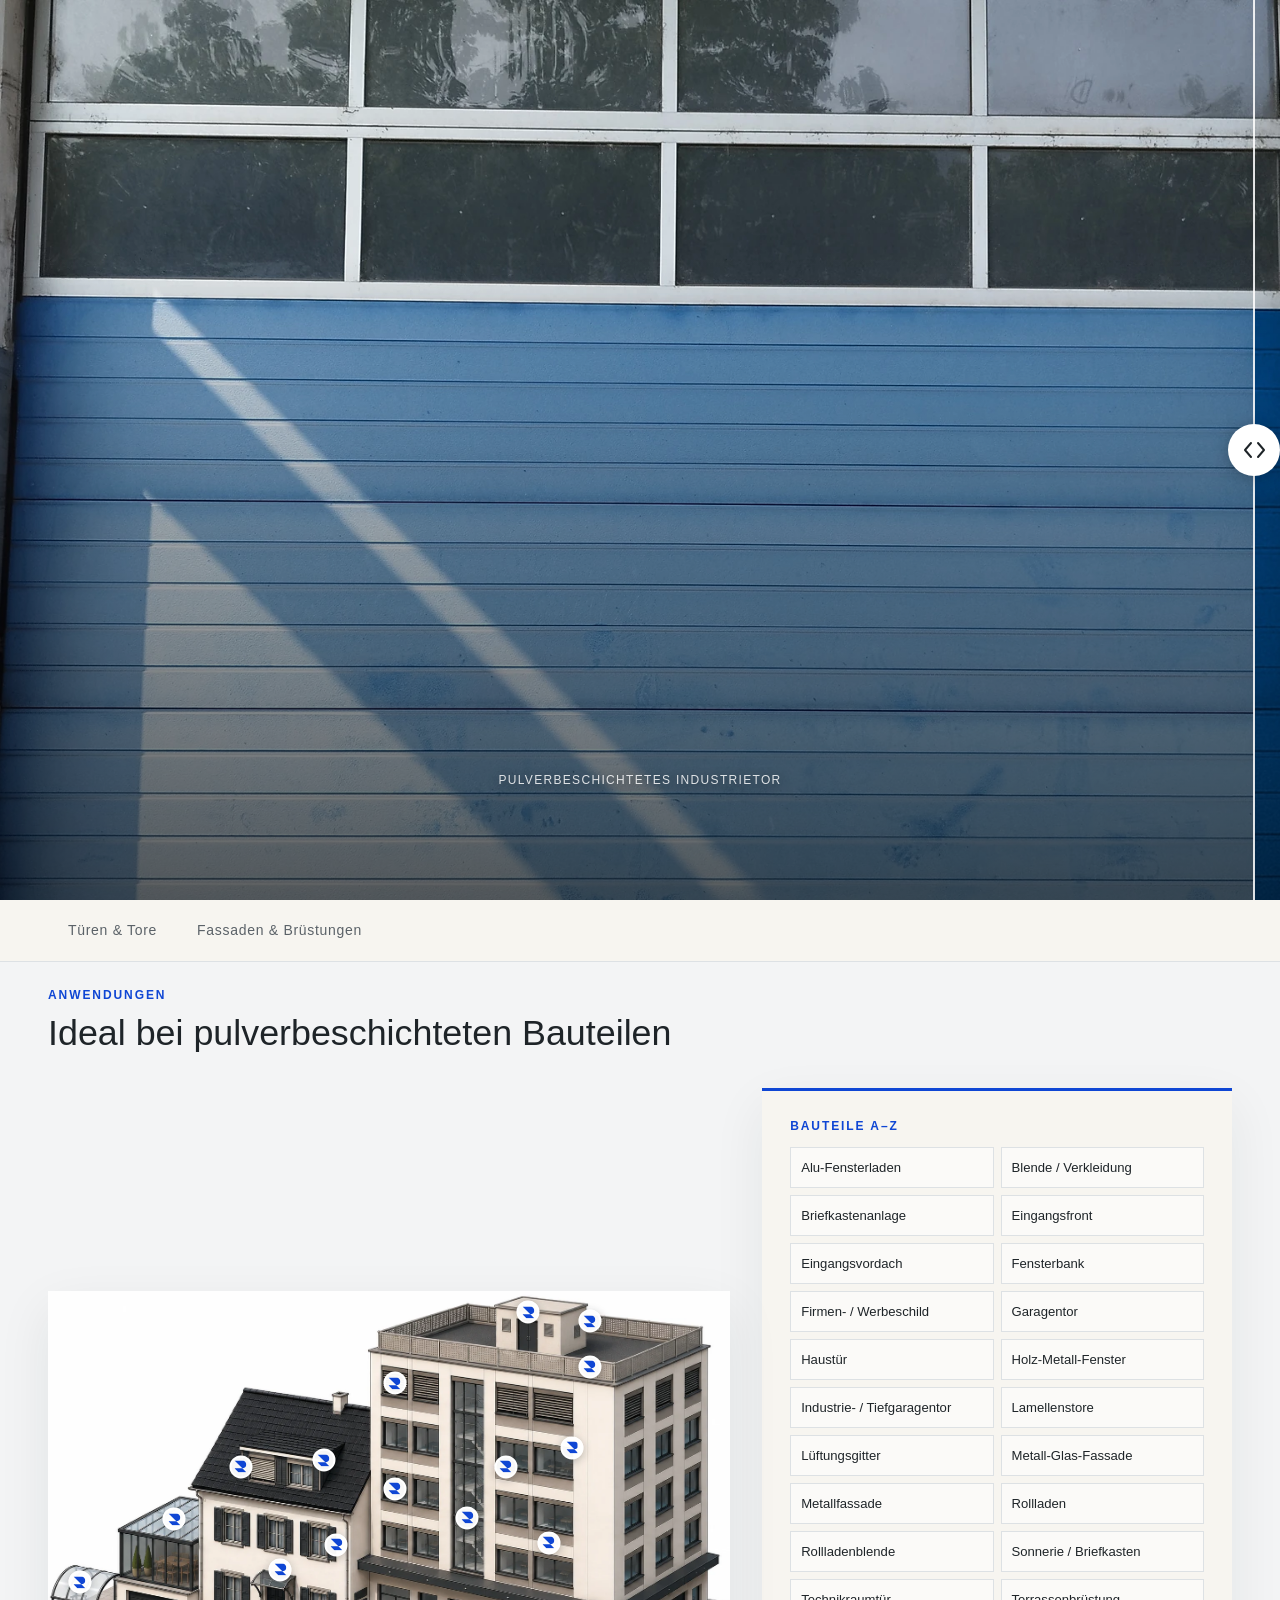
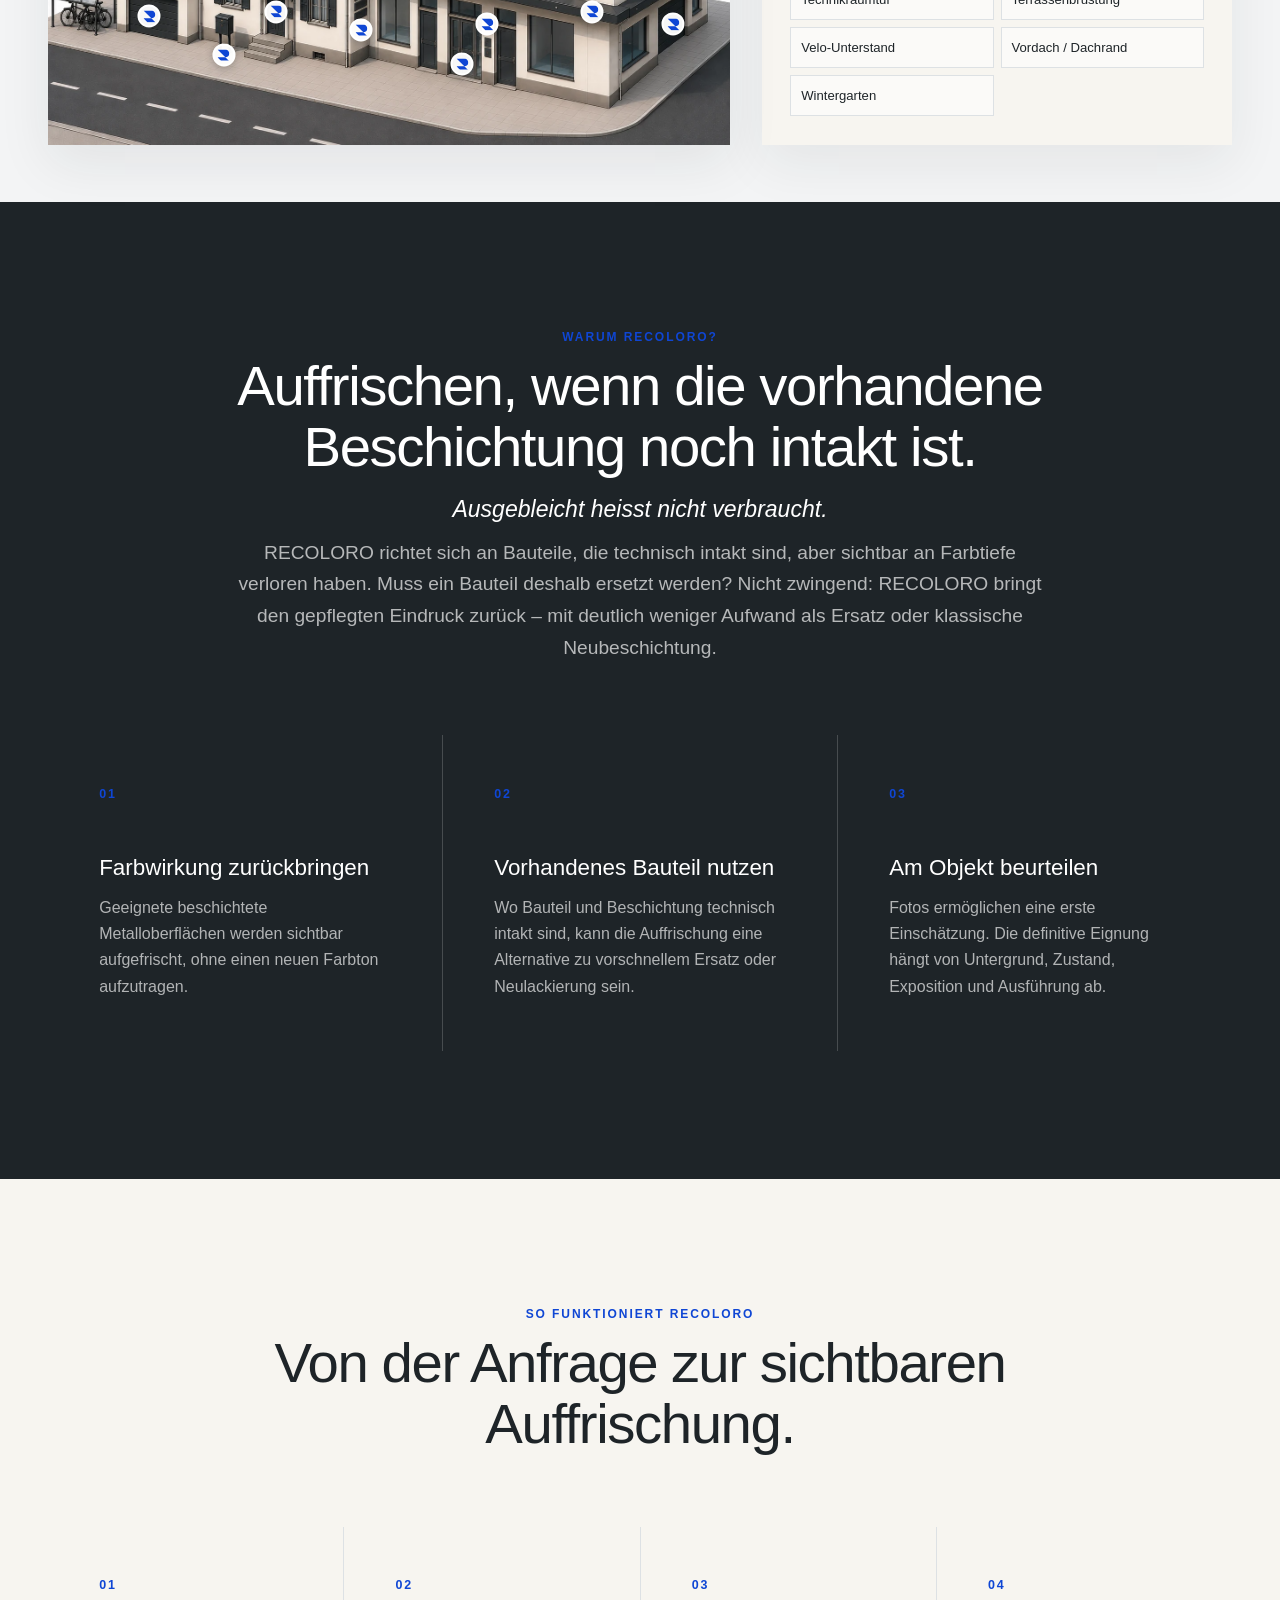
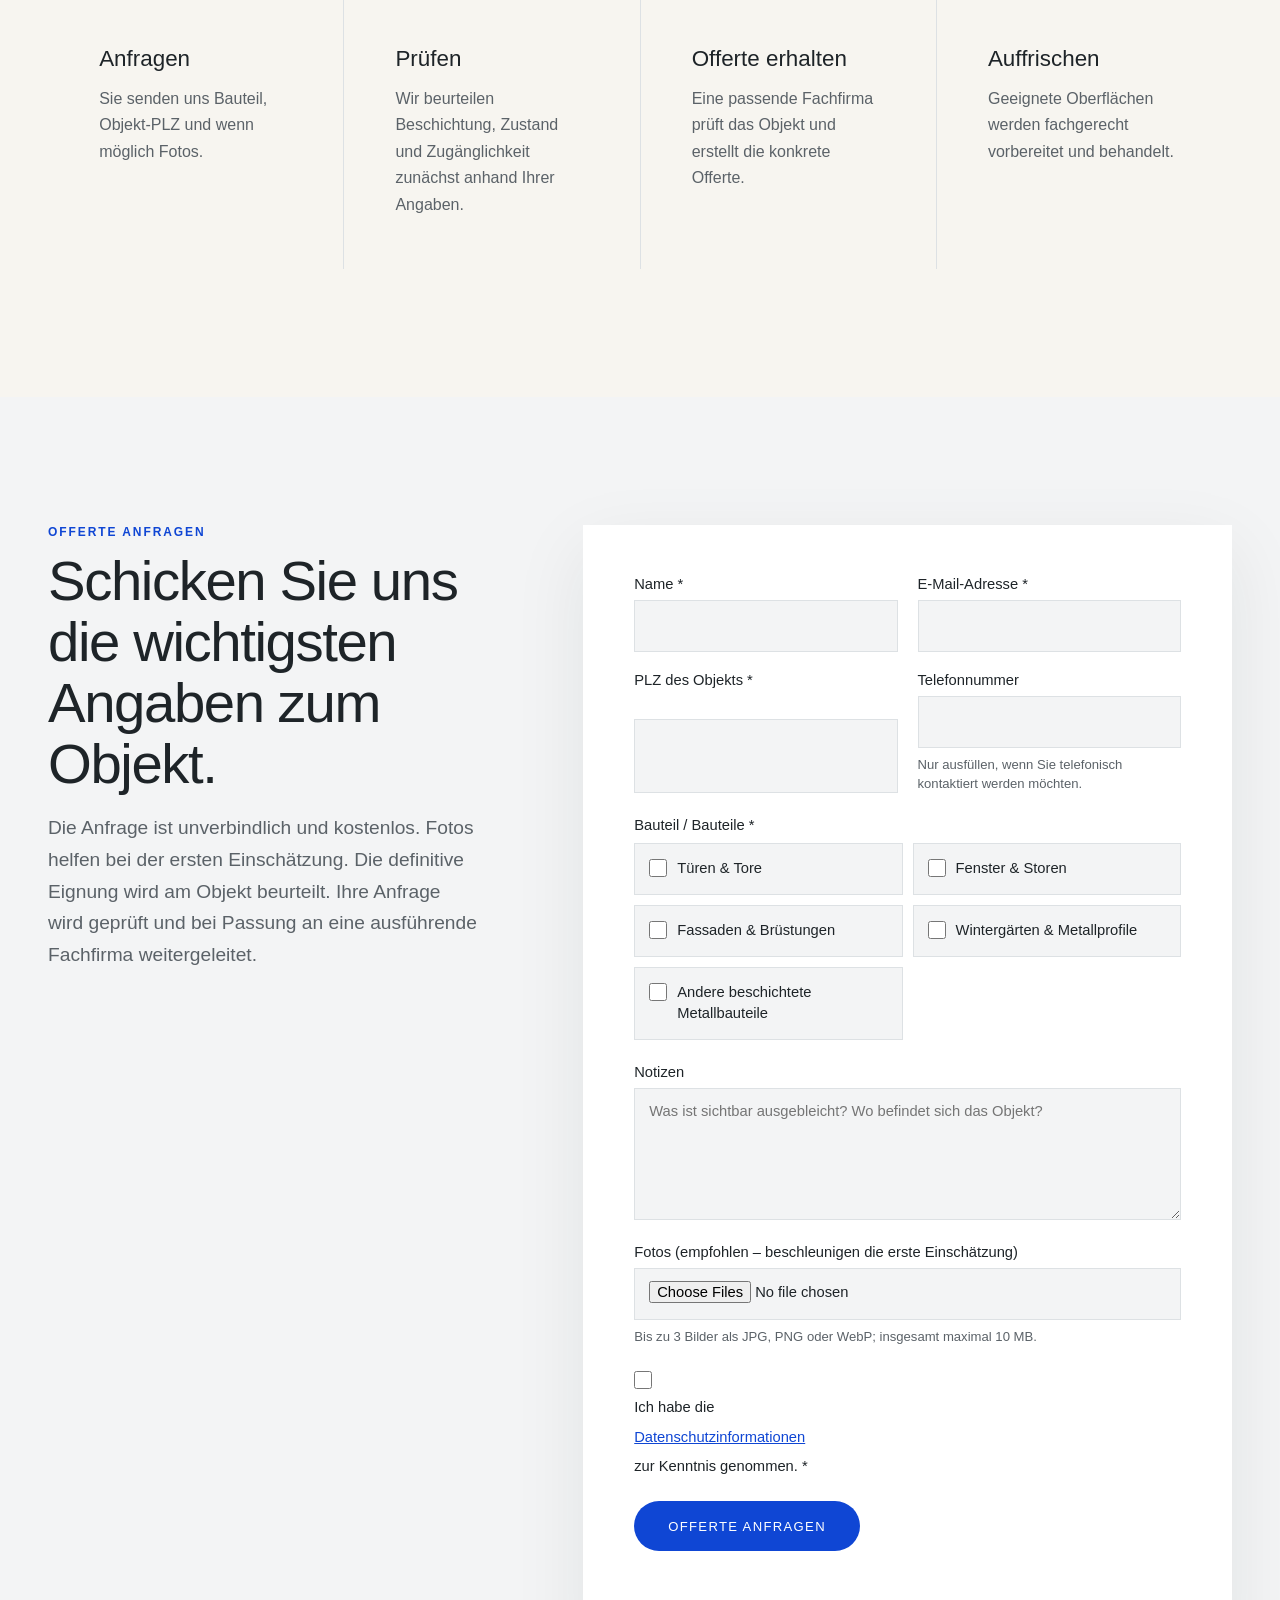
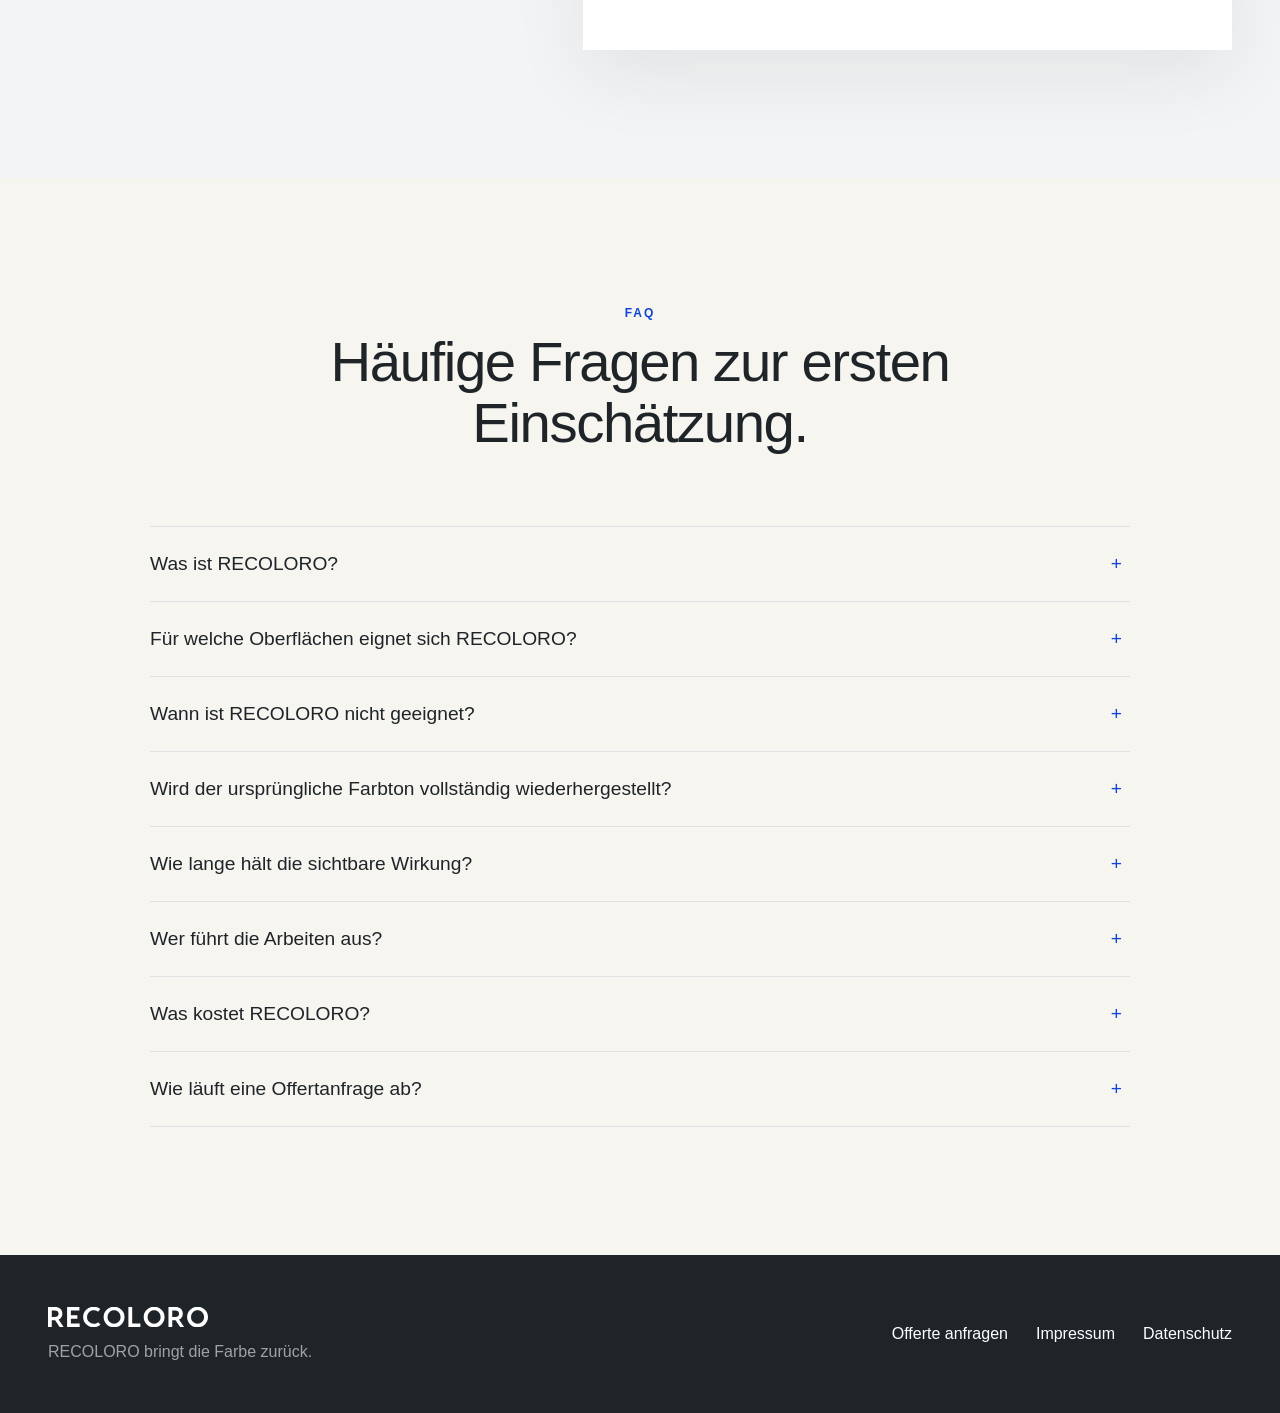
<file: index.html>
<!DOCTYPE html>
<html lang="de-CH">
<head>
  <meta charset="UTF-8">
  <meta name="viewport" content="width=device-width, initial-scale=1.0">
  <title>Metalloberflächen sichtbar auffrischen | RECOLORO Schweiz</title>
  <!-- Softlaunch (Entscheid D-1, 22.09.2026): nicht indexieren. Beim echten Go-live entfernen. -->
  <meta name="robots" content="noindex,follow">
  <meta name="description" content="RECOLORO frischt verwitterte, technisch intakte beschichtete Metalloberflächen optisch auf. Eignung prüfen und Offerte anfragen.">
  <meta property="og:title" content="RECOLORO bringt die Farbe zurück.">
  <meta property="og:description" content="Sichtbare Farbauffrischung für geeignete beschichtete Metalloberflächen – nach Eignungsprüfung.">
  <meta property="og:type" content="website">
  <meta property="og:url" content="https://recoloro.ch/">
  <meta property="og:image" content="https://recoloro.ch/assets/images/og-image.jpg">
  <meta property="og:image:width" content="1200">
  <meta property="og:image:height" content="630">
  <meta property="og:image:alt" content="Pulverbeschichtetes Industrietor nach der RECOLORO-Behandlung">
  <meta property="og:locale" content="de_CH">
  <meta name="twitter:card" content="summary_large_image">
  <meta name="twitter:title" content="RECOLORO bringt die Farbe zurück.">
  <meta name="twitter:description" content="Sichtbare Farbauffrischung für geeignete beschichtete Metalloberflächen – nach Eignungsprüfung.">
  <meta name="twitter:image" content="https://recoloro.ch/assets/images/og-image.jpg">
  <link rel="icon" href="favicon.ico" sizes="16x16 32x32 48x48">
  <link rel="apple-touch-icon" href="apple-touch-icon.png">
  <link rel="canonical" href="https://recoloro.ch/">
  <link rel="stylesheet" href="styles.css?v=20260923-n1c">
</head>
<body>

  <!-- ═══ INTRO OVERLAY ═══ -->
  <div id="intro" aria-hidden="true" role="presentation">
    <div class="intro-before" id="introBefore"></div>
    <div class="intro-logo" id="introLogo">
      <img src="assets/images/logo-primary.svg" alt="RECOLORO">
    </div>
  </div>

  <!-- ═══ NAVIGATION ═══ -->
  <nav id="nav" aria-label="Hauptnavigation">
    <div class="nav-inner">

      <a href="index.html" class="nav-logo-link" aria-label="RECOLORO — Startseite">
        <img src="assets/images/recoloro-wordmark.svg"
             class="nav-logo nav-logo--white" alt="RECOLORO" height="38">
        <img src="assets/images/recoloro-wordmark.svg"
             class="nav-logo nav-logo--blue" alt="" aria-hidden="true" height="38">
      </a>

      <button class="nav-hamburger" id="navHamburger"
              aria-label="Menü öffnen" aria-expanded="false" aria-controls="navMenu">
        <span></span>
        <span></span>
        <span></span>
      </button>

      <ul class="nav-menu" id="navMenu" role="list">
        <li role="listitem"><a href="#vorher-nachher">Vorher · Nachher</a></li>
        <li role="listitem"><a href="#anwendungen">Anwendungen</a></li>
        <li role="listitem"><a href="#vorteile">Warum RECOLORO?</a></li>
        <li role="listitem"><a href="#ablauf">So funktioniert es</a></li>
        <li role="listitem"><a href="#faq">FAQ</a></li>
        <li role="listitem"><a href="#offerte" class="nav-link--cta">Offerte anfragen</a></li>
      </ul>

    </div>
  </nav>

  <!-- ═══ HERO ═══ -->
  <section id="hero" aria-label="Vorher/Nachher Vergleich">

    <div class="slider-wrap" id="sliderWrap">

      <!-- Vorher (Before) — full bleed, underneath -->
      <div class="slider-side slider-side--before">
        <div class="slide-img slide-img--before" id="imgBefore"></div>
      </div>

      <!-- Nachher (After) — clipped by slider position -->
      <div class="slider-side slider-side--after" id="sliderAfter">
        <div class="slide-img slide-img--after" id="imgAfter"></div>
      </div>

      <!-- Vorher / Nachher labels -->
      <span class="slide-label slide-label--before" aria-hidden="true">Vorher</span>
      <span class="slide-label slide-label--after" aria-hidden="true">Nachher</span>

      <!-- Divider line + draggable handle -->
      <div class="slider-divider" id="sliderDivider">
        <button class="slider-handle" id="sliderHandle"
                role="slider" tabindex="0"
                aria-label="Vorher/Nachher-Regler"
                aria-valuemin="0" aria-valuemax="100" aria-valuenow="90">
          <svg class="handle-arrow" viewBox="0 0 10 18" fill="none" aria-hidden="true">
            <polyline points="8,2 2,9 8,16"
                      stroke="currentColor" stroke-width="2"
                      stroke-linecap="round" stroke-linejoin="round"/>
          </svg>
          <svg class="handle-arrow" viewBox="0 0 10 18" fill="none" aria-hidden="true">
            <polyline points="2,2 8,9 2,16"
                      stroke="currentColor" stroke-width="2"
                      stroke-linecap="round" stroke-linejoin="round"/>
          </svg>
        </button>
      </div>

    </div>

    <!-- Claim + CTA: Der zweite Claimteil erscheint synchron zur Farbrückkehr. -->
    <div class="hero-overlay" id="heroOverlay">
      <h1 class="hero-claim brand-lockup" id="heroClaim">
        <span class="hero-claim-brand brand-lockup__brand" id="heroClaimBrand"><img src="assets/images/recoloro-wordmark.svg" class="hero-wordmark brand-lockup__wordmark" alt="RECOLORO"></span>
        <span class="hero-claim-message brand-lockup__message" id="heroClaimMessage">bringt die Farbe zurück.</span>
      </h1>
      <p class="hero-context" id="heroContext" aria-live="polite"></p>
      <a href="#offerte" class="hero-cta" id="heroCta">Offerte anfragen</a>
    </div>

  </section>

  <!-- ═══ GRUPPEN-NAVIGATION ═══ -->
  <section id="vorher-nachher" class="group-section">
    <nav class="group-nav" id="groupNav" aria-label="Bauteilgruppen">
      <button class="group-btn" data-group="tueren-tore">Türen &amp; Tore</button>
      <button class="group-btn" data-group="fassaden-bruestungen">Fassaden &amp; Brüstungen</button>
    </nav>
  </section>

  <!-- ═══ ANWENDUNGSGRAFIK ═══ -->
  <section id="anwendungen" class="applications-section" aria-labelledby="applicationsTitle">
    <div class="applications-intro">
      <p class="section-eyebrow">Anwendungen</p>
      <h2 id="applicationsTitle">Ideal bei pulverbeschichteten Bauteilen</h2>
    </div>

    <div class="applications-layout">
      <figure class="hotspot-figure">
        <div class="hotspot-stage" id="hotspotStage">
          <img src="assets/images/anwendungsgrafik-efh-gh-1.webp"
               alt="Anwendungsgrafik eines Einfamilien- und Mehrfamilienhauses mit unterschiedlichen Bauteilen"
               class="hotspot-image" width="1536" height="1024">
          <div class="hotspot-layer" id="hotspotLayer" aria-label="Interaktive Bauteile"></div>
        </div>
      </figure>

      <aside class="application-index" aria-labelledby="applicationIndexTitle">
        <p class="application-index__title" id="applicationIndexTitle">Bauteile A–Z</p>
        <div class="application-list" id="applicationList"></div>
      </aside>
    </div>
  </section>

  <!-- ═══ VORTEILE ═══ -->
  <section id="vorteile" class="content-section" aria-labelledby="benefitsTitle">
    <div class="section-heading">
      <p class="section-eyebrow">Warum RECOLORO?</p>
      <h2 id="benefitsTitle">Auffrischen, wenn die vorhandene Beschichtung noch intakt ist.</h2>
      <p class="section-tagline">Ausgebleicht heisst nicht verbraucht.</p>
      <p>RECOLORO richtet sich an Bauteile, die technisch intakt sind, aber sichtbar an Farbtiefe verloren haben. Muss ein Bauteil deshalb ersetzt werden? Nicht zwingend: RECOLORO bringt den gepflegten Eindruck zurück – mit deutlich weniger Aufwand als Ersatz oder klassische Neubeschichtung.</p>
    </div>
    <div class="card-grid">
      <article>
        <span>01</span>
        <h3>Farbwirkung zurückbringen</h3>
        <p>Geeignete beschichtete Metalloberflächen werden sichtbar aufgefrischt, ohne einen neuen Farbton aufzutragen.</p>
      </article>
      <article>
        <span>02</span>
        <h3>Vorhandenes Bauteil nutzen</h3>
        <p>Wo Bauteil und Beschichtung technisch intakt sind, kann die Auffrischung eine Alternative zu vorschnellem Ersatz oder Neulackierung sein.</p>
      </article>
      <article>
        <span>03</span>
        <h3>Am Objekt beurteilen</h3>
        <p>Fotos ermöglichen eine erste Einschätzung. Die definitive Eignung hängt von Untergrund, Zustand, Exposition und Ausführung ab.</p>
      </article>
    </div>
  </section>

  <!-- ═══ ABLAUF ═══ -->
  <section id="ablauf" class="content-section content-section--light" aria-labelledby="processTitle">
    <div class="section-heading">
      <p class="section-eyebrow">So funktioniert RECOLORO</p>
      <h2 id="processTitle">Von der Anfrage zur sichtbaren Auffrischung.</h2>
    </div>
    <div class="process-grid">
      <article><strong>01</strong><h3>Anfragen</h3><p>Sie senden uns Bauteil, Objekt-PLZ und wenn möglich Fotos.</p></article>
      <article><strong>02</strong><h3>Prüfen</h3><p>Wir beurteilen Beschichtung, Zustand und Zugänglichkeit zunächst anhand Ihrer Angaben.</p></article>
      <article><strong>03</strong><h3>Offerte erhalten</h3><p>Eine passende Fachfirma prüft das Objekt und erstellt die konkrete Offerte.</p></article>
      <article><strong>04</strong><h3>Auffrischen</h3><p>Geeignete Oberflächen werden fachgerecht vorbereitet und behandelt.</p></article>
    </div>
  </section>

  <!-- ═══ OFFERTE ═══ -->
  <section id="offerte" class="offer-section" aria-labelledby="offerTitle">
    <div class="offer-copy">
      <p class="section-eyebrow">Offerte anfragen</p>
      <h2 id="offerTitle">Schicken Sie uns die wichtigsten Angaben zum Objekt.</h2>
      <p>Die Anfrage ist unverbindlich und kostenlos. Fotos helfen bei der ersten Einschätzung. Die definitive Eignung wird am Objekt beurteilt. Ihre Anfrage wird geprüft und bei Passung an eine ausführende Fachfirma weitergeleitet.</p>
    </div>
    <form class="lead-form" id="leadForm" action="submit.php" method="post" enctype="multipart/form-data">
      <div class="field-grid">
        <label>Name *
          <input type="text" name="name" autocomplete="name" maxlength="120" required>
        </label>
        <label>E-Mail-Adresse *
          <input type="email" name="email" autocomplete="email" maxlength="180" required>
        </label>
        <label>PLZ des Objekts *
          <input type="text" name="plz" inputmode="numeric" autocomplete="postal-code" pattern="[0-9]{4}" maxlength="4" required>
        </label>
        <label>Telefonnummer
          <input type="tel" name="phone" autocomplete="tel" maxlength="40" aria-describedby="phoneHint">
          <small id="phoneHint">Nur ausfüllen, wenn Sie telefonisch kontaktiert werden möchten.</small>
        </label>
      </div>
      <fieldset>
        <legend>Bauteil / Bauteile *</legend>
        <div class="component-options">
          <label><input type="checkbox" name="components[]" value="Tueren und Tore"> Türen &amp; Tore</label>
          <label><input type="checkbox" name="components[]" value="Fenster und Storen"> Fenster &amp; Storen</label>
          <label><input type="checkbox" name="components[]" value="Fassaden und Bruestungen"> Fassaden &amp; Brüstungen</label>
          <label><input type="checkbox" name="components[]" value="Wintergaerten und Metallprofile"> Wintergärten &amp; Metallprofile</label>
          <label><input type="checkbox" name="components[]" value="Andere beschichtete Metallbauteile"> Andere beschichtete Metallbauteile</label>
        </div>
      </fieldset>
      <label>Notizen
        <textarea name="notes" rows="5" maxlength="2000" placeholder="Was ist sichtbar ausgebleicht? Wo befindet sich das Objekt?"></textarea>
      </label>
      <label>Fotos (empfohlen – beschleunigen die erste Einschätzung)
        <input type="file" name="photos[]" accept="image/jpeg,image/png,image/webp" multiple>
        <small>Bis zu 3 Bilder als JPG, PNG oder WebP; insgesamt maximal 10 MB.</small>
      </label>
      <label class="privacy-check"><input type="checkbox" name="privacy_notice" value="acknowledged" required> Ich habe die <a href="datenschutz.html">Datenschutzinformationen</a> zur Kenntnis genommen. *</label>
      <input class="honeypot" type="text" name="company_website" tabindex="-1" autocomplete="off" aria-hidden="true">
      <input type="hidden" name="form_started" id="formStarted" value="">
      <button class="primary-button" type="submit">Offerte anfragen</button>
      <p class="form-note" id="formNote" aria-live="polite"></p>
    </form>
  </section>

  <!-- ═══ FAQ ═══ -->
  <section id="faq" class="content-section faq-section" aria-labelledby="faqTitle">
    <div class="section-heading">
      <p class="section-eyebrow">FAQ</p>
      <h2 id="faqTitle">Häufige Fragen zur ersten Einschätzung.</h2>
    </div>
    <div class="faq-list">
      <details><summary>Was ist RECOLORO?</summary><p>RECOLORO ist ein professionelles System zur optischen Auffrischung verwitterter, technisch intakter organisch beschichteter Oberflächen. Der Schwerpunkt liegt auf pulverbeschichteten Metallbauteilen.</p></details>
      <details><summary>Für welche Oberflächen eignet sich RECOLORO?</summary><p>Im Mittelpunkt stehen technisch intakte, pulverbeschichtete Metallbauteile, zum Beispiel Türen, Tore, Fensterprofile, Fassadenelemente oder Brüstungen. Andere organisch beschichtete Metalloberflächen werden individuell geprüft.</p></details>
      <details><summary>Wann ist RECOLORO nicht geeignet?</summary><p>RECOLORO ersetzt keine notwendige Reparatur. Ist das Bauteil oder seine Beschichtung technisch beschädigt, wird zuerst geklärt, welche Instandsetzung erforderlich ist.</p></details>
      <details><summary>Wird der ursprüngliche Farbton vollständig wiederhergestellt?</summary><p>RECOLORO frischt eine verwitterte Oberfläche sichtbar auf. Wie nah das Ergebnis an den ursprünglichen Farbton herankommt, hängt von Art, Qualität und Alterung der vorhandenen Beschichtung ab – eine vollständige Wiederherstellung sichern wir nicht pauschal zu.</p></details>
      <details><summary>Wie lange hält die sichtbare Wirkung?</summary><p>Die Wirkungsdauer hängt wesentlich von Ausgangsbeschichtung, Exposition, mechanischer Belastung und fachgerechter Ausführung ab. Deshalb gibt es keine allgemeine, objektunabhängige Haltbarkeitszusage.</p></details>
      <details><summary>Wer führt die Arbeiten aus?</summary><p>Die Anwendung erfolgt durch geschulte gewerbliche Anwender oder Fachbetriebe. RECOLORO RC ist nicht für die Abgabe an private Endverbraucher vorgesehen.</p></details>
      <details><summary>Was kostet RECOLORO?</summary><p>Die Kosten hängen unter anderem von Bauteil, Fläche, Zustand, Zugänglichkeit und den Bedingungen am Objekt ab. Nach der Eignungsprüfung wird eine objektbezogene Offerte erstellt.</p></details>
      <details><summary>Wie läuft eine Offertanfrage ab?</summary><p>Sie senden die wichtigsten Angaben und wenn möglich Fotos. Nach einer ersten Prüfung wird die Anfrage bei Passung an eine ausführende Fachfirma weitergeleitet, die das Objekt beurteilt und die Offerte erstellt.</p></details>
    </div>
  </section>

  <footer class="site-footer">
    <div>
      <img src="assets/images/recoloro-wordmark.svg" alt="RECOLORO" class="footer-logo">
      <p>RECOLORO bringt die Farbe zurück.</p>
    </div>
    <nav aria-label="Footer-Navigation">
      <a href="#offerte">Offerte anfragen</a>
      <a href="impressum.html">Impressum</a>
      <a href="datenschutz.html">Datenschutz</a>
    </nav>
  </footer>

  <script src="hotspot-data.js"></script>
  <script src="image-config.js"></script>
  <script src="script.js"></script>
</body>
</html>
</file>
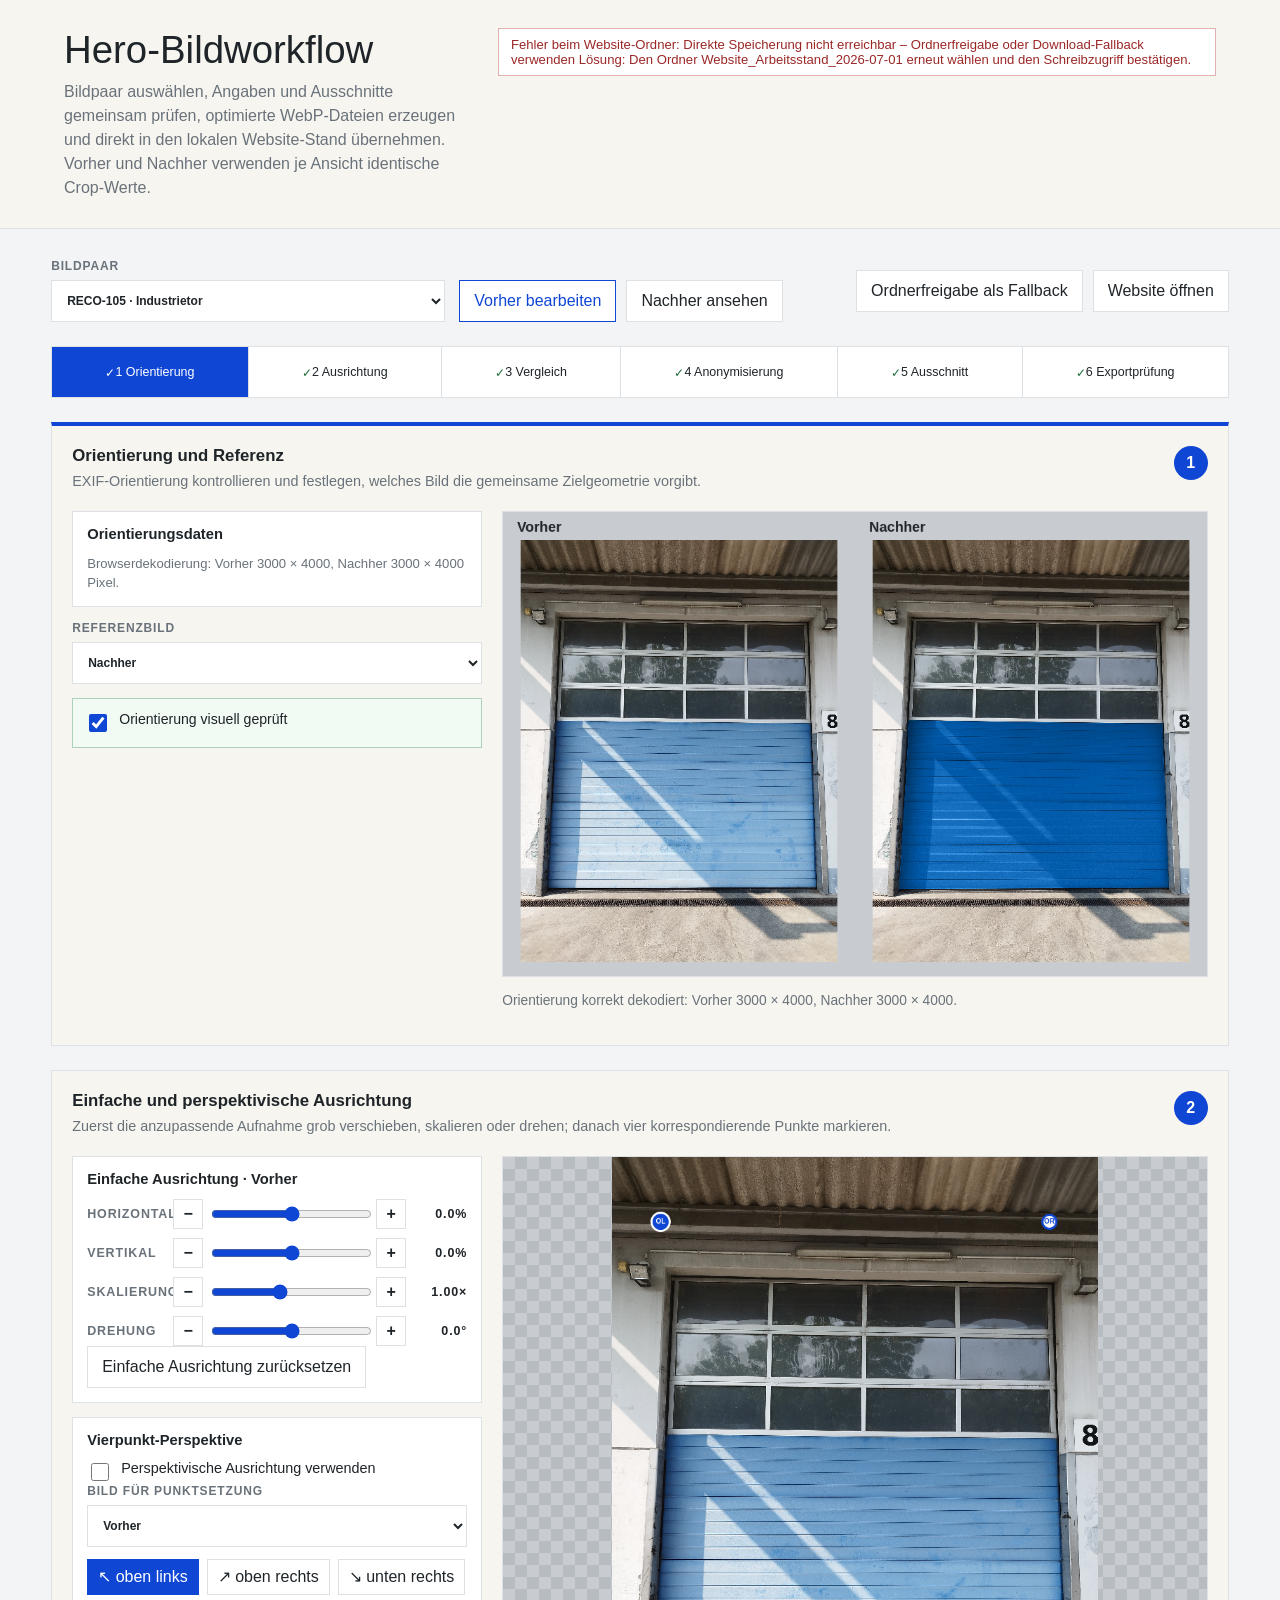
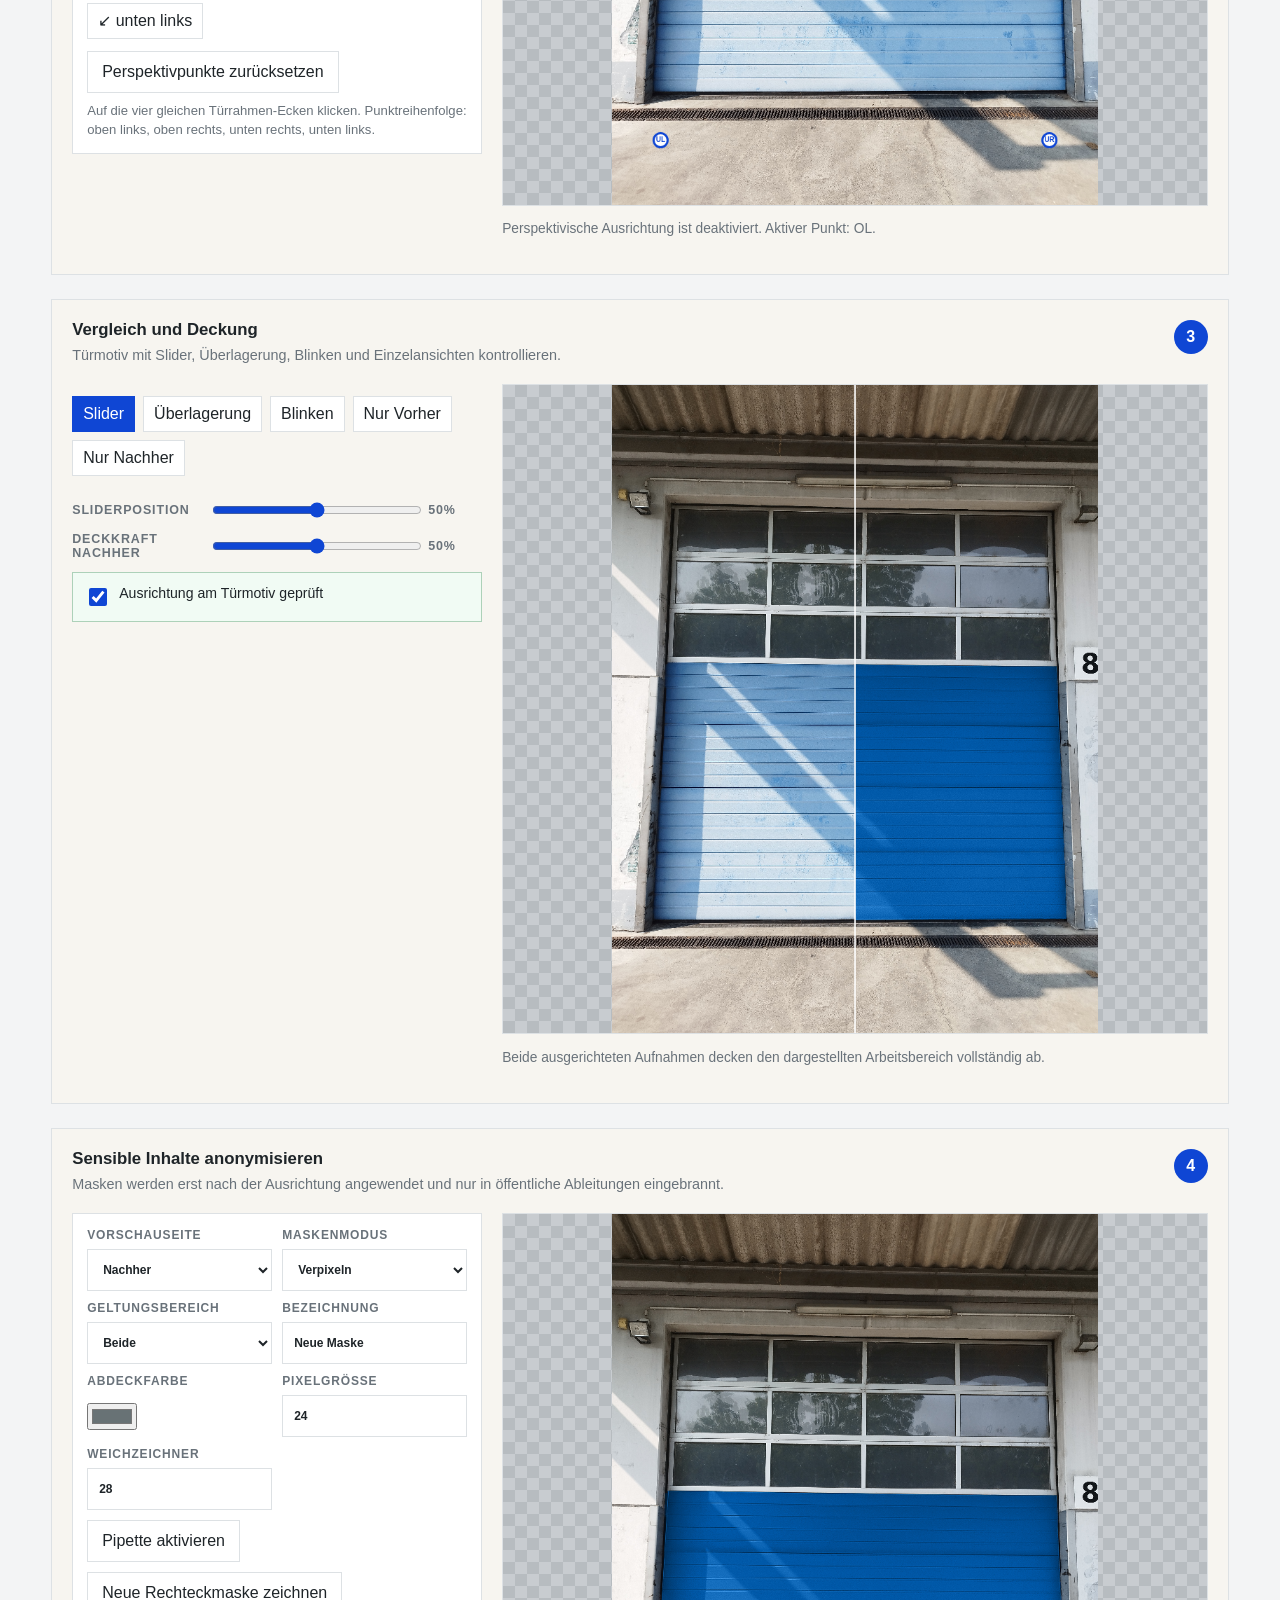
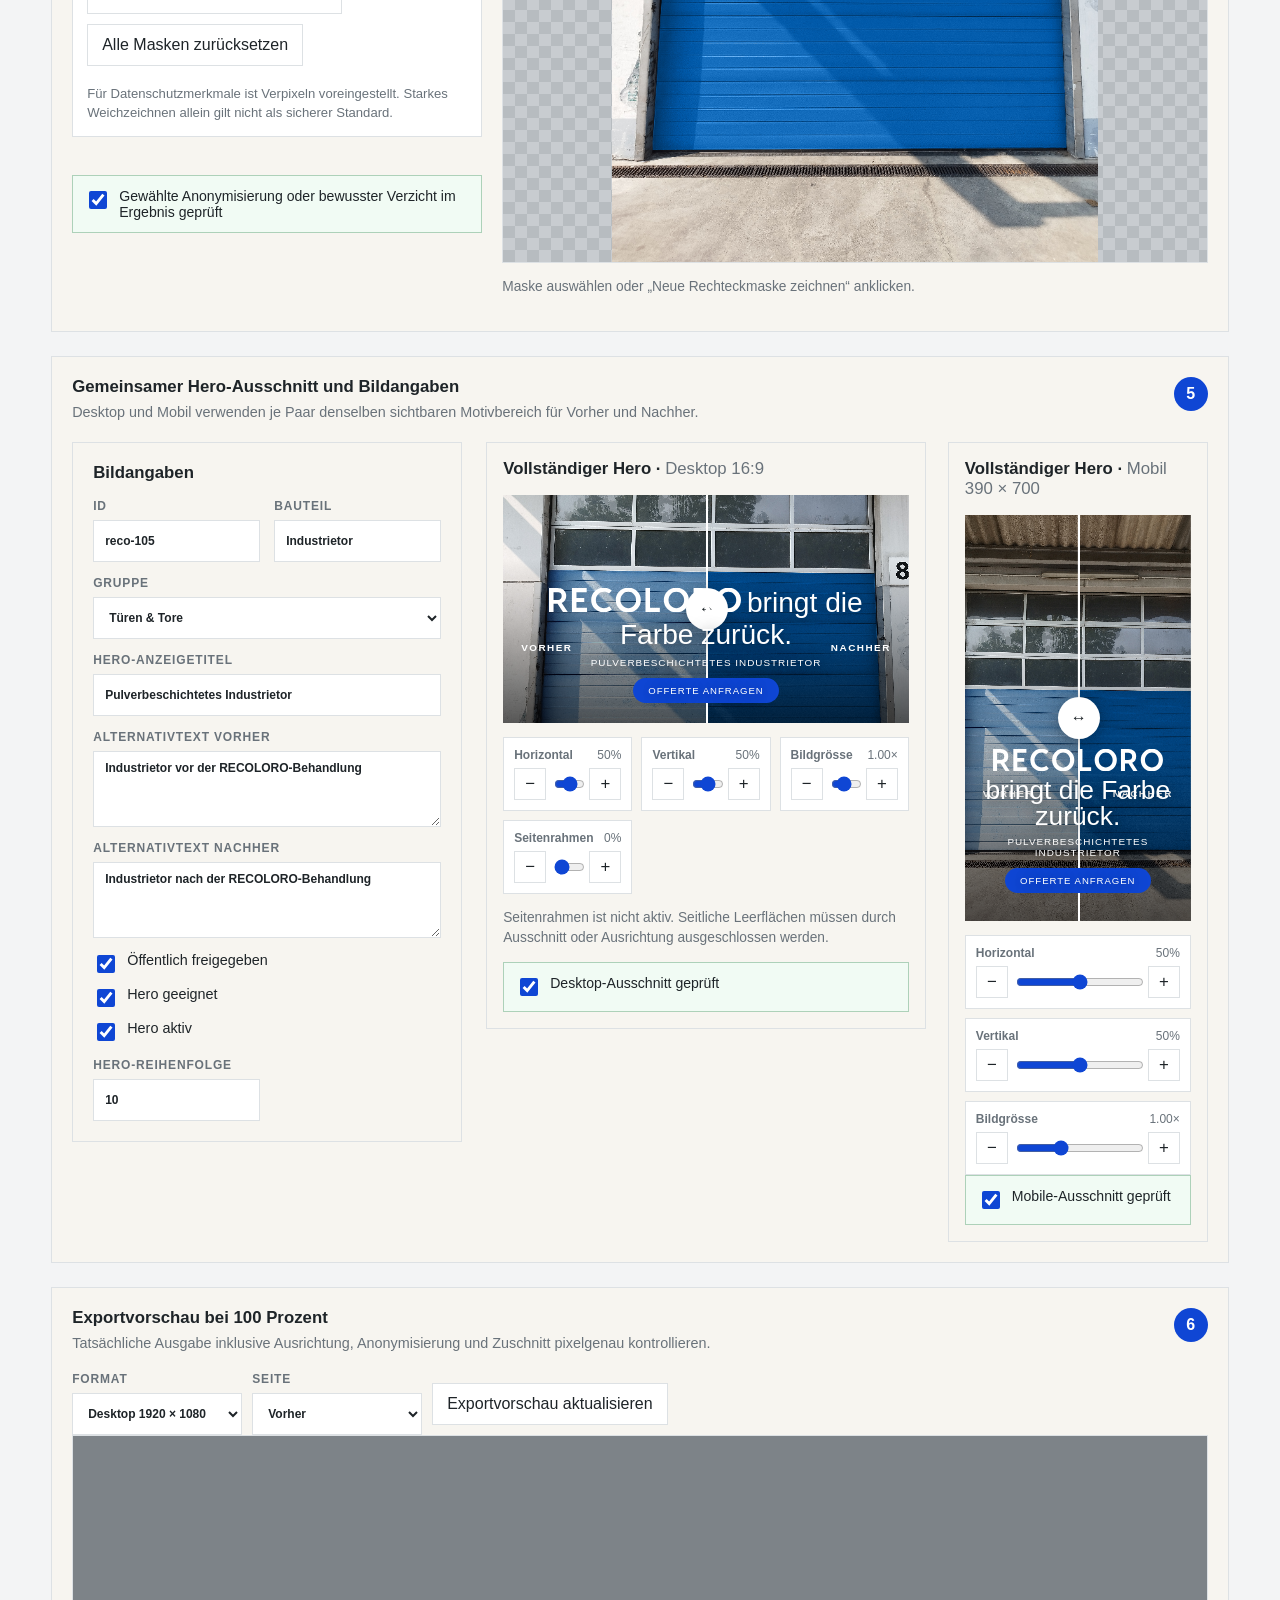
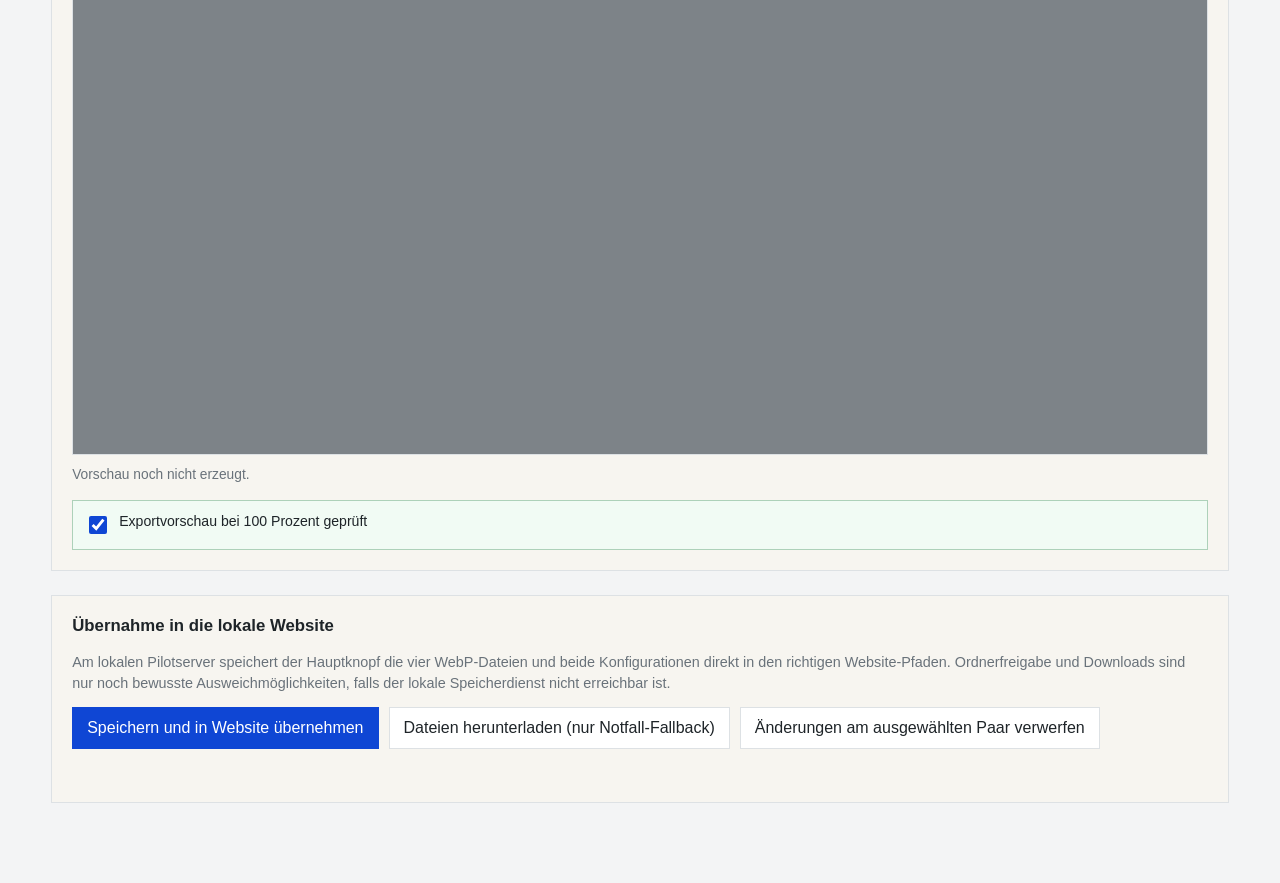
<file: bildausschnitt-editor.html>
<!doctype html>
<html lang="de">
<head>
  <meta charset="utf-8">
  <meta name="viewport" content="width=device-width, initial-scale=1">
  <title>RECOLORO – Hero-Bildworkflow</title>
  <style>
    :root { --blue:#0f46d4; --blue-dark:#0a38a8; --ink:#1e2428; --muted:#69727a; --line:#dde1e4; --bg:#f3f4f5; --paper:#f7f5f0; --ok:#176b38; --warn:#9a5b00; font-family:"Segoe UI",Arial,sans-serif; }
    * { box-sizing:border-box; } body { margin:0; color:var(--ink); background:var(--bg); } button,input,select,textarea { font:inherit; }
    header { display:flex; justify-content:space-between; gap:24px; padding:28px clamp(20px,5vw,72px); background:var(--paper); border-bottom:1px solid var(--line); }
    h1 { margin:0 0 8px; font-size:clamp(1.6rem,3vw,2.4rem); font-weight:400; } h2 { margin:0 0 16px; font-size:1.05rem; font-weight:600; } p { line-height:1.5; } header p { max-width:780px; margin:0; color:var(--muted); }
    main { max-width:1560px; padding:30px clamp(20px,4vw,64px) 80px; margin:auto; }
    .toolbar,.actions,.mode { display:flex; align-items:center; flex-wrap:wrap; gap:10px; }.toolbar { justify-content:space-between; margin-bottom:24px; }.toolbar-group { display:flex; align-items:end; flex-wrap:wrap; gap:14px; }
    label,.field { display:grid; gap:7px; color:var(--muted); font-size:.75rem; font-weight:700; letter-spacing:.07em; text-transform:uppercase; }
    input[type=text],input[type=number],select,textarea { width:100%; min-height:42px; padding:9px 11px; border:1px solid var(--line); background:#fff; color:var(--ink); border-radius:0; }
    select { min-width:0; } .toolbar select { min-width:270px; } textarea { min-height:76px; resize:vertical; }
    [hidden] { display:none !important; }
    button,.link-button { min-height:42px; padding:9px 14px; border:1px solid var(--line); background:#fff; color:var(--ink); cursor:pointer; text-decoration:none; display:inline-flex; align-items:center; justify-content:center; }
    button:hover,.link-button:hover,button.is-active { border-color:var(--blue); color:var(--blue); }.primary { background:var(--blue); border-color:var(--blue); color:#fff; }.primary:hover { background:var(--blue-dark); color:#fff; }.primary:disabled { opacity:.55; cursor:wait; }
    .status { align-self:flex-start; padding:8px 12px; background:#fff; border:1px solid var(--line); color:var(--muted); font-size:.82rem; }.status.is-ok { color:var(--ok); border-color:#add1b9; }.status.is-error { color:#9b2727; border-color:#e2b0b0; }
    .editor-grid { display:grid; grid-template-columns:minmax(300px,390px) minmax(0,1fr); gap:24px; align-items:start; }.panel { padding:20px; border:1px solid var(--line); background:var(--paper); }.form-grid { display:grid; grid-template-columns:1fr 1fr; gap:14px; }.span-2 { grid-column:1/-1; }.checks { display:grid; gap:10px; }.check { display:flex; align-items:flex-start; gap:9px; color:var(--ink); font-size:.9rem; font-weight:400; letter-spacing:0; text-transform:none; }.check input { width:18px; height:18px; accent-color:var(--blue); }
    .notice { margin-top:16px; padding:12px 14px; border-left:3px solid var(--warn); background:#fff7e8; color:#694200; font-size:.88rem; line-height:1.45; }.notice:empty { display:none; }.notice.is-error { border-color:#a12626; background:#fff0f0; color:#801d1d; }
    .preview-grid { display:grid; grid-template-columns:minmax(0,16fr) minmax(260px,7fr); gap:22px; align-items:start; }.preview-card { min-width:0; padding:16px; border:1px solid var(--line); background:var(--paper); }.preview-card h2 span { color:var(--muted); font-weight:400; }
    .hero-preview { position:relative; width:100%; overflow:hidden; background:#8b9298; cursor:grab; touch-action:none; user-select:none; }.hero-preview:active { cursor:grabbing; }.hero-preview.desktop { aspect-ratio:16/9; }.hero-preview.mobile { width:min(100%,390px); aspect-ratio:390/700; margin:auto; }
    .hero-preview::after { content:""; position:absolute; inset:0; z-index:3; background:linear-gradient(to top,rgba(0,0,0,.65),rgba(0,0,0,.28) 40%,transparent 72%); pointer-events:none; }.preview-side,.preview-image { position:absolute; inset:0; }.preview-side.before { z-index:1; }.preview-side.after { z-index:2; clip-path:inset(0 0 0 50%); }.preview-image { width:100%; height:100%; background-repeat:no-repeat; background-color:var(--bg); }.hero-preview.has-invalid { outline:3px solid #b83232; outline-offset:2px; }
    .divider { position:absolute; z-index:5; top:0; bottom:0; left:50%; width:2px; background:#fff; }.handle { position:absolute; top:50%; left:50%; width:42px; height:42px; transform:translate(-50%,-50%); border:0; border-radius:50%; background:#fff; color:var(--ink); font-size:1rem; box-shadow:0 3px 18px #0005; }.labels { position:absolute; z-index:6; right:18px; bottom:70px; left:18px; display:flex; justify-content:space-between; color:#fff; font-size:.62rem; font-weight:700; letter-spacing:.15em; text-transform:uppercase; }.hero-copy { position:absolute; z-index:6; right:16px; bottom:20px; left:16px; text-align:center; color:#fff; pointer-events:none; text-shadow:0 2px 14px #0008; }.hero-copy strong { display:inline-block; font-size:clamp(1rem,2.2vw,2.25rem); font-weight:300; }.hero-copy img { display:inline-block; width:clamp(95px,15vw,210px); margin-right:.2em; filter:brightness(0) invert(1); vertical-align:baseline; }.hero-copy small { display:block; margin:6px 0 10px; font-size:.62rem; letter-spacing:.1em; text-transform:uppercase; }.hero-copy b { display:inline-block; padding:7px 15px; border-radius:999px; background:var(--blue); font-size:.6rem; font-weight:500; letter-spacing:.1em; text-transform:uppercase; }
    .mobile .hero-copy { bottom:28px; }.mobile .hero-copy strong { font-size:1.65rem; line-height:1; }.mobile .hero-copy img { display:block; width:170px; margin:0 auto 6px; }.mobile .labels { bottom:122px; }
    .controls { display:grid; grid-template-columns:repeat(3,minmax(0,1fr)); gap:9px; margin-top:14px; }.control { min-width:0; padding:10px; border:1px solid var(--line); background:#fff; }.control > span { display:flex; justify-content:space-between; gap:6px; margin-bottom:6px; color:var(--muted); font-size:.75rem; }.control-row { display:grid; grid-template-columns:32px minmax(0,1fr) 32px; gap:6px; align-items:center; }.control-row button { min-width:0; min-height:32px; padding:2px; font-size:1.05rem; }.control input { min-width:0; width:100%; accent-color:var(--blue); }.mobile-card .controls { grid-template-columns:1fr; }
    .workflow { margin-top:24px; }.workflow p { margin:0 0 12px; color:var(--muted); font-size:.9rem; }.output { min-height:1.5em; margin-top:12px; color:var(--muted); font-size:.88rem; line-height:1.45; }.output.is-ok { color:var(--ok); }.output.is-error { color:#9b2727; }
    .step-nav { position:sticky; top:0; z-index:20; display:flex; overflow-x:auto; margin:0 0 24px; border:1px solid var(--line); background:#fff; }.step-nav button { flex:1 0 auto; min-height:50px; border:0; border-right:1px solid var(--line); font-size:.78rem; }.step-nav button:last-child { border-right:0; }.step-nav button.is-active { background:var(--blue); color:#fff; }.step-nav button.is-complete::before { content:'✓ '; color:var(--ok); }.step-nav button.is-active::before { color:#fff; }
    .workflow-step { margin:0 0 24px; padding:20px; border:1px solid var(--line); background:var(--paper); scroll-margin-top:74px; }.workflow-step.is-active { border-top:4px solid var(--blue); }.step-heading { display:flex; align-items:flex-start; justify-content:space-between; gap:18px; margin-bottom:18px; }.step-heading h2 { margin:0 0 5px; }.step-heading p { margin:0; color:var(--muted); font-size:.9rem; }.step-number { flex:0 0 auto; display:inline-grid; place-items:center; width:34px; height:34px; border-radius:50%; background:var(--blue); color:#fff; font-weight:700; }
    .workbench-grid { display:grid; grid-template-columns:minmax(320px,410px) minmax(0,1fr); gap:20px; align-items:start; }.tool-panel,.tool-group,.tool-grid label { min-width:0; }.tool-panel { display:grid; gap:14px; }.tool-group { padding:14px; border:1px solid var(--line); background:#fff; }.tool-group h3 { margin:0 0 12px; font-size:.92rem; }.tool-group p { margin:8px 0 0; color:var(--muted); font-size:.82rem; line-height:1.45; }.tool-grid { display:grid; grid-template-columns:minmax(0,1fr) minmax(0,1fr); gap:10px; }.tool-grid input,.tool-grid select { min-width:0; max-width:100%; }.tool-grid .span-2 { grid-column:1/-1; }
    .canvas-panel { min-width:0; }.canvas-shell { position:relative; display:grid; place-items:center; min-height:360px; overflow:hidden; border:1px solid var(--line); background-color:#c8ccd0; background-image:linear-gradient(45deg,#b7bcc0 25%,transparent 25%),linear-gradient(-45deg,#b7bcc0 25%,transparent 25%),linear-gradient(45deg,transparent 75%,#b7bcc0 75%),linear-gradient(-45deg,transparent 75%,#b7bcc0 75%); background-size:24px 24px; background-position:0 0,0 12px,12px -12px,-12px 0; }.editor-canvas { display:block; width:auto; max-width:100%; height:auto; max-height:72vh; background:transparent; touch-action:none; }.canvas-toolbar { display:flex; flex-wrap:wrap; gap:8px; margin:12px 0; }.canvas-toolbar button { min-height:36px; padding:7px 10px; }.canvas-toolbar button.is-active,.actions button.is-active { background:var(--blue); color:#fff; }.canvas-status { min-height:1.5em; color:var(--muted); font-size:.86rem; line-height:1.45; }.canvas-status.is-error,.export-summary.is-error { color:#a21f1f; font-weight:600; }
    .simple-controls { display:grid; gap:9px; }.simple-control { display:grid; grid-template-columns:80px 30px minmax(0,1fr) 30px 55px; gap:6px; align-items:center; color:var(--muted); font-size:.78rem; }.simple-control input { width:100%; accent-color:var(--blue); }.simple-control output { text-align:right; color:var(--ink); }.simple-control button { min-width:0; min-height:30px; padding:1px; font-size:1rem; }
    .compare-controls { display:grid; gap:12px; }.compare-range { display:grid; grid-template-columns:130px minmax(0,1fr) 54px; gap:8px; align-items:center; color:var(--muted); font-size:.78rem; }.compare-range input { width:100%; accent-color:var(--blue); }
    .mask-list { display:grid; gap:8px; margin-top:10px; }.mask-item { display:grid; grid-template-columns:1fr auto; gap:8px; padding:10px; border:1px solid var(--line); background:#fff; }.mask-item strong { font-size:.84rem; }.mask-item small { display:block; margin-top:3px; color:var(--muted); }.mask-item button { min-height:32px; padding:4px 9px; }.mask-item.is-active { border-color:var(--blue); box-shadow:0 0 0 2px #0f46d422; }
    .checkline { display:flex; align-items:flex-start; gap:9px; padding:12px; border:1px solid var(--line); background:#fff; color:var(--ink); font-size:.88rem; font-weight:400; letter-spacing:0; text-transform:none; }.checkline input { flex:0 0 auto; width:18px; height:18px; accent-color:var(--blue); }.checkline.is-complete { border-color:#add1b9; background:#f1fbf4; }
    .export-preview-scroll { max-height:620px; overflow:auto; border:1px solid var(--line); background:#7d8388; }.export-preview-scroll canvas { display:block; max-width:none; background:transparent; }.export-summary { margin-top:10px; color:var(--muted); font-size:.86rem; }.compact-select { min-width:170px; }
    code { font-family:Consolas,monospace; font-size:.88em; }.sr-only { position:absolute; width:1px; height:1px; overflow:hidden; clip:rect(0,0,0,0); }
    @media(max-width:1050px){ .editor-grid,.workbench-grid { grid-template-columns:1fr; }.preview-grid { grid-template-columns:1fr; }.preview-card.mobile-card { max-width:480px; } }
    @media(max-width:640px){ header { display:block; }.status { display:inline-block; margin-top:18px; }.form-grid,.controls,.tool-grid { grid-template-columns:1fr; }.span-2,.tool-grid .span-2 { grid-column:auto; }.toolbar { align-items:stretch; }.toolbar-group { display:grid; width:100%; } select { min-width:0; }.hero-copy img { width:120px; }.step-nav button { font-size:.7rem; padding:8px; }.step-heading { align-items:center; }.simple-control { grid-template-columns:70px 28px minmax(0,1fr) 28px 46px; }.compare-range { grid-template-columns:72px minmax(0,1fr) 48px; } }
  </style>
</head>
<body>
  <header>
    <div><h1>Hero-Bildworkflow</h1><p>Bildpaar auswählen, Angaben und Ausschnitte gemeinsam prüfen, optimierte WebP-Dateien erzeugen und direkt in den lokalen Website-Stand übernehmen. Vorher und Nachher verwenden je Ansicht identische Crop-Werte.</p></div>
    <div class="status" id="rootStatus">Direkte lokale Verbindung wird geprüft</div>
  </header>
  <main>
    <div class="toolbar">
      <div class="toolbar-group">
        <label>Bildpaar <select id="pairSelect"></select></label>
        <div class="mode"><button type="button" data-side="before" class="is-active">Vorher bearbeiten</button><button type="button" data-side="after">Nachher ansehen</button></div>
      </div>
      <div class="actions"><button type="button" id="chooseRoot">Ordnerfreigabe als Fallback</button><a class="link-button" href="index.html" target="_blank" rel="noopener">Website öffnen</a></div>
    </div>

    <nav class="step-nav" id="stepNav" aria-label="Arbeitsschritte">
      <button type="button" data-step-target="stepOrientation">1 Orientierung</button>
      <button type="button" data-step-target="stepAlignment">2 Ausrichtung</button>
      <button type="button" data-step-target="stepComparison">3 Vergleich</button>
      <button type="button" data-step-target="stepAnonymization">4 Anonymisierung</button>
      <button type="button" data-step-target="stepCrop">5 Ausschnitt</button>
      <button type="button" data-step-target="stepExport">6 Exportprüfung</button>
    </nav>

    <section class="workflow-step" id="stepOrientation" data-workflow-step="orientation">
      <div class="step-heading"><div><h2>Orientierung und Referenz</h2><p>EXIF-Orientierung kontrollieren und festlegen, welches Bild die gemeinsame Zielgeometrie vorgibt.</p></div><span class="step-number">1</span></div>
      <div class="workbench-grid">
        <div class="tool-panel">
          <div class="tool-group">
            <h3>Orientierungsdaten</h3>
            <p id="orientationInfo">Für bestehende Paare sind keine zusätzlichen EXIF-Angaben hinterlegt.</p>
          </div>
          <label>Referenzbild <select id="referenceSide" class="compact-select"><option value="after">Nachher</option><option value="before">Vorher</option></select></label>
          <label class="checkline"><input type="checkbox" id="orientationChecked"> Orientierung visuell geprüft</label>
        </div>
        <div class="canvas-panel"><div class="canvas-shell"><canvas class="editor-canvas" id="orientationCanvas" width="694" height="925" aria-label="Orientierungsprüfung"></canvas></div><p class="canvas-status" id="orientationStatus"></p></div>
      </div>
    </section>

    <section class="workflow-step" id="stepAlignment" data-workflow-step="alignment">
      <div class="step-heading"><div><h2>Einfache und perspektivische Ausrichtung</h2><p>Zuerst die anzupassende Aufnahme grob verschieben, skalieren oder drehen; danach vier korrespondierende Punkte markieren.</p></div><span class="step-number">2</span></div>
      <div class="workbench-grid">
        <div class="tool-panel">
          <div class="tool-group"><h3>Einfache Ausrichtung · <span id="simpleTargetLabel">Vorher</span></h3><div class="simple-controls" id="simpleControls"></div><div class="actions"><button type="button" id="resetSimple">Einfache Ausrichtung zurücksetzen</button></div></div>
          <div class="tool-group">
            <h3>Vierpunkt-Perspektive</h3>
            <label class="check"><input type="checkbox" id="perspectiveEnabled"> Perspektivische Ausrichtung verwenden</label>
            <label>Bild für Punktsetzung <select id="pointSide"><option value="before">Vorher</option><option value="after">Nachher</option></select></label>
            <div class="canvas-toolbar" id="pointButtons"><button type="button" data-point-index="0" class="is-active">↖ oben links</button><button type="button" data-point-index="1">↗ oben rechts</button><button type="button" data-point-index="2">↘ unten rechts</button><button type="button" data-point-index="3">↙ unten links</button></div>
            <div class="actions"><button type="button" id="resetPerspective">Perspektivpunkte zurücksetzen</button></div>
            <p>Auf die vier gleichen Türrahmen-Ecken klicken. Punktreihenfolge: oben links, oben rechts, unten rechts, unten links.</p>
          </div>
        </div>
        <div class="canvas-panel"><div class="canvas-shell"><canvas class="editor-canvas" id="pointCanvas" width="694" height="925" aria-label="Perspektivpunkte"></canvas></div><p class="canvas-status" id="pointStatus"></p></div>
      </div>
    </section>

    <section class="workflow-step" id="stepComparison" data-workflow-step="comparison">
      <div class="step-heading"><div><h2>Vergleich und Deckung</h2><p>Türmotiv mit Slider, Überlagerung, Blinken und Einzelansichten kontrollieren.</p></div><span class="step-number">3</span></div>
      <div class="workbench-grid">
        <div class="tool-panel compare-controls">
          <div class="canvas-toolbar" id="comparisonModes"><button type="button" data-compare-mode="slider" class="is-active">Slider</button><button type="button" data-compare-mode="overlay">Überlagerung</button><button type="button" data-compare-mode="blink">Blinken</button><button type="button" data-compare-mode="before">Nur Vorher</button><button type="button" data-compare-mode="after">Nur Nachher</button></div>
          <label class="compare-range">Sliderposition <input type="range" id="comparisonSlider" min="0" max="100" value="50"><output id="comparisonSliderOutput">50%</output></label>
          <label class="compare-range">Deckkraft Nachher <input type="range" id="overlayOpacity" min="0" max="100" value="50"><output id="overlayOpacityOutput">50%</output></label>
          <label class="checkline"><input type="checkbox" id="alignmentChecked"> Ausrichtung am Türmotiv geprüft</label>
        </div>
        <div class="canvas-panel"><div class="canvas-shell"><canvas class="editor-canvas" id="comparisonCanvas" width="694" height="925" aria-label="Ausrichtungsvergleich"></canvas></div><p class="canvas-status" id="comparisonStatus"></p></div>
      </div>
    </section>

    <section class="workflow-step" id="stepAnonymization" data-workflow-step="anonymization">
      <div class="step-heading"><div><h2>Sensible Inhalte anonymisieren</h2><p>Masken werden erst nach der Ausrichtung angewendet und nur in öffentliche Ableitungen eingebrannt.</p></div><span class="step-number">4</span></div>
      <div class="workbench-grid">
        <div class="tool-panel">
          <div class="tool-group tool-grid">
            <label>Vorschauseite <select id="maskPreviewSide"><option value="after">Nachher</option><option value="before">Vorher</option></select></label>
            <label>Maskenmodus <select id="maskType"><option value="pixelate">Verpixeln</option><option value="cover">Abdecken</option><option value="blur">Stark weichzeichnen</option></select></label>
            <label>Geltungsbereich <select id="maskScope"><option value="both">Beide</option><option value="before">Vorher</option><option value="after">Nachher</option></select></label>
            <label>Bezeichnung <input type="text" id="maskLabel" value="Neue Maske" maxlength="80"></label>
            <label>Abdeckfarbe <input type="color" id="maskColor" value="#687275"></label>
            <label>Pixelgrösse <input type="number" id="maskPixelSize" min="12" max="80" value="24"></label>
            <label>Weichzeichner <input type="number" id="maskBlurRadius" min="16" max="60" value="28"></label>
            <div class="span-2 actions"><button type="button" id="sampleColor">Pipette aktivieren</button><button type="button" id="newMask">Neue Rechteckmaske zeichnen</button><button type="button" id="resetMasks">Alle Masken zurücksetzen</button></div>
            <p class="span-2">Für Datenschutzmerkmale ist Verpixeln voreingestellt. Starkes Weichzeichnen allein gilt nicht als sicherer Standard.</p>
          </div>
          <div class="mask-list" id="maskList"></div>
          <label class="checkline"><input type="checkbox" id="anonymizationChecked"> Gewählte Anonymisierung oder bewusster Verzicht im Ergebnis geprüft</label>
        </div>
        <div class="canvas-panel"><div class="canvas-shell"><canvas class="editor-canvas" id="maskCanvas" width="694" height="925" aria-label="Anonymisierungsmasken"></canvas></div><p class="canvas-status" id="maskStatus">Maske auswählen oder „Neue Rechteckmaske zeichnen“ anklicken.</p></div>
      </div>
    </section>

    <section class="workflow-step" id="stepCrop" data-workflow-step="crop">
      <div class="step-heading"><div><h2>Gemeinsamer Hero-Ausschnitt und Bildangaben</h2><p>Desktop und Mobil verwenden je Paar denselben sichtbaren Motivbereich für Vorher und Nachher.</p></div><span class="step-number">5</span></div>
      <div class="editor-grid">
      <aside class="panel">
        <h2>Bildangaben</h2>
        <div class="form-grid">
          <label>ID <input id="pairId" type="text" readonly></label>
          <label>Bauteil <input id="component" type="text" maxlength="120"></label>
          <label class="span-2">Gruppe <select id="group"></select></label>
          <label class="span-2">Hero-Anzeigetitel <input id="displayTitle" type="text" maxlength="160"></label>
          <label class="span-2">Alternativtext Vorher <textarea id="beforeAlt" maxlength="220"></textarea></label>
          <label class="span-2">Alternativtext Nachher <textarea id="afterAlt" maxlength="220"></textarea></label>
          <div class="span-2 checks">
            <label class="check"><input id="publicApproved" type="checkbox"> Öffentlich freigegeben</label>
            <label class="check"><input id="heroEligible" type="checkbox"> Hero geeignet</label>
            <label class="check"><input id="heroActive" type="checkbox"> Hero aktiv</label>
          </div>
          <label>Hero-Reihenfolge <input id="heroOrder" type="number" min="1" step="1"></label>
        </div>
        <div class="notice" id="pairWarning"></div>
      </aside>

      <div class="preview-grid">
        <section class="preview-card">
          <h2>Vollständiger Hero · <span>Desktop 16:9</span></h2>
          <div class="hero-preview desktop" id="desktopPreview" data-device="desktop" aria-label="Desktop-Hero-Vorschau"></div>
          <div class="controls" id="desktopControls"></div>
          <p class="canvas-status" id="desktopCurtainStatus">Seitenrahmen ist nicht aktiv.</p>
          <label class="checkline"><input type="checkbox" id="desktopCropChecked"> Desktop-Ausschnitt geprüft</label>
        </section>
        <section class="preview-card mobile-card">
          <h2>Vollständiger Hero · <span>Mobil 390 × 700</span></h2>
          <div class="hero-preview mobile" id="mobilePreview" data-device="mobile" aria-label="Mobile-Hero-Vorschau"></div>
          <div class="controls" id="mobileControls"></div>
          <label class="checkline"><input type="checkbox" id="mobileCropChecked"> Mobile-Ausschnitt geprüft</label>
        </section>
      </div>
      </div>
    </section>

    <section class="workflow-step" id="stepExport" data-workflow-step="export">
      <div class="step-heading"><div><h2>Exportvorschau bei 100 Prozent</h2><p>Tatsächliche Ausgabe inklusive Ausrichtung, Anonymisierung und Zuschnitt pixelgenau kontrollieren.</p></div><span class="step-number">6</span></div>
      <div class="actions">
        <label>Format <select id="exportDevice" class="compact-select"><option value="desktop">Desktop 1920 × 1080</option><option value="mobile">Mobil 780 × 1400</option></select></label>
        <label>Seite <select id="exportSide" class="compact-select"><option value="before">Vorher</option><option value="after">Nachher</option></select></label>
        <button type="button" id="refreshExportPreview">Exportvorschau aktualisieren</button>
      </div>
      <div class="export-preview-scroll"><canvas id="exportPreviewCanvas" width="1920" height="1080" aria-label="Exportvorschau in Originalauflösung"></canvas></div>
      <p class="export-summary" id="exportPreviewStatus">Vorschau noch nicht erzeugt.</p>
      <label class="checkline"><input type="checkbox" id="exportPreviewChecked"> Exportvorschau bei 100 Prozent geprüft</label>
    </section>

    <section class="panel workflow">
      <h2>Übernahme in die lokale Website</h2>
      <p>Am lokalen Pilotserver speichert der Hauptknopf die vier WebP-Dateien und beide Konfigurationen direkt in den richtigen Website-Pfaden. Ordnerfreigabe und Downloads sind nur noch bewusste Ausweichmöglichkeiten, falls der lokale Speicherdienst nicht erreichbar ist.</p>
      <div class="actions"><button type="button" class="primary" id="saveApply">Speichern und in Website übernehmen</button><button type="button" id="downloadFallback">Dateien herunterladen (nur Notfall-Fallback)</button><button type="button" id="reset">Änderungen am ausgewählten Paar verwerfen</button></div>
      <div class="output" id="workflowOutput" aria-live="polite"></div>
    </section>
  </main>
  <script src="image-config.js"></script>
  <script src="image-editor-config.js"></script>
  <script src="bildausschnitt-editor.js"></script>
</body>
</html>
</file>
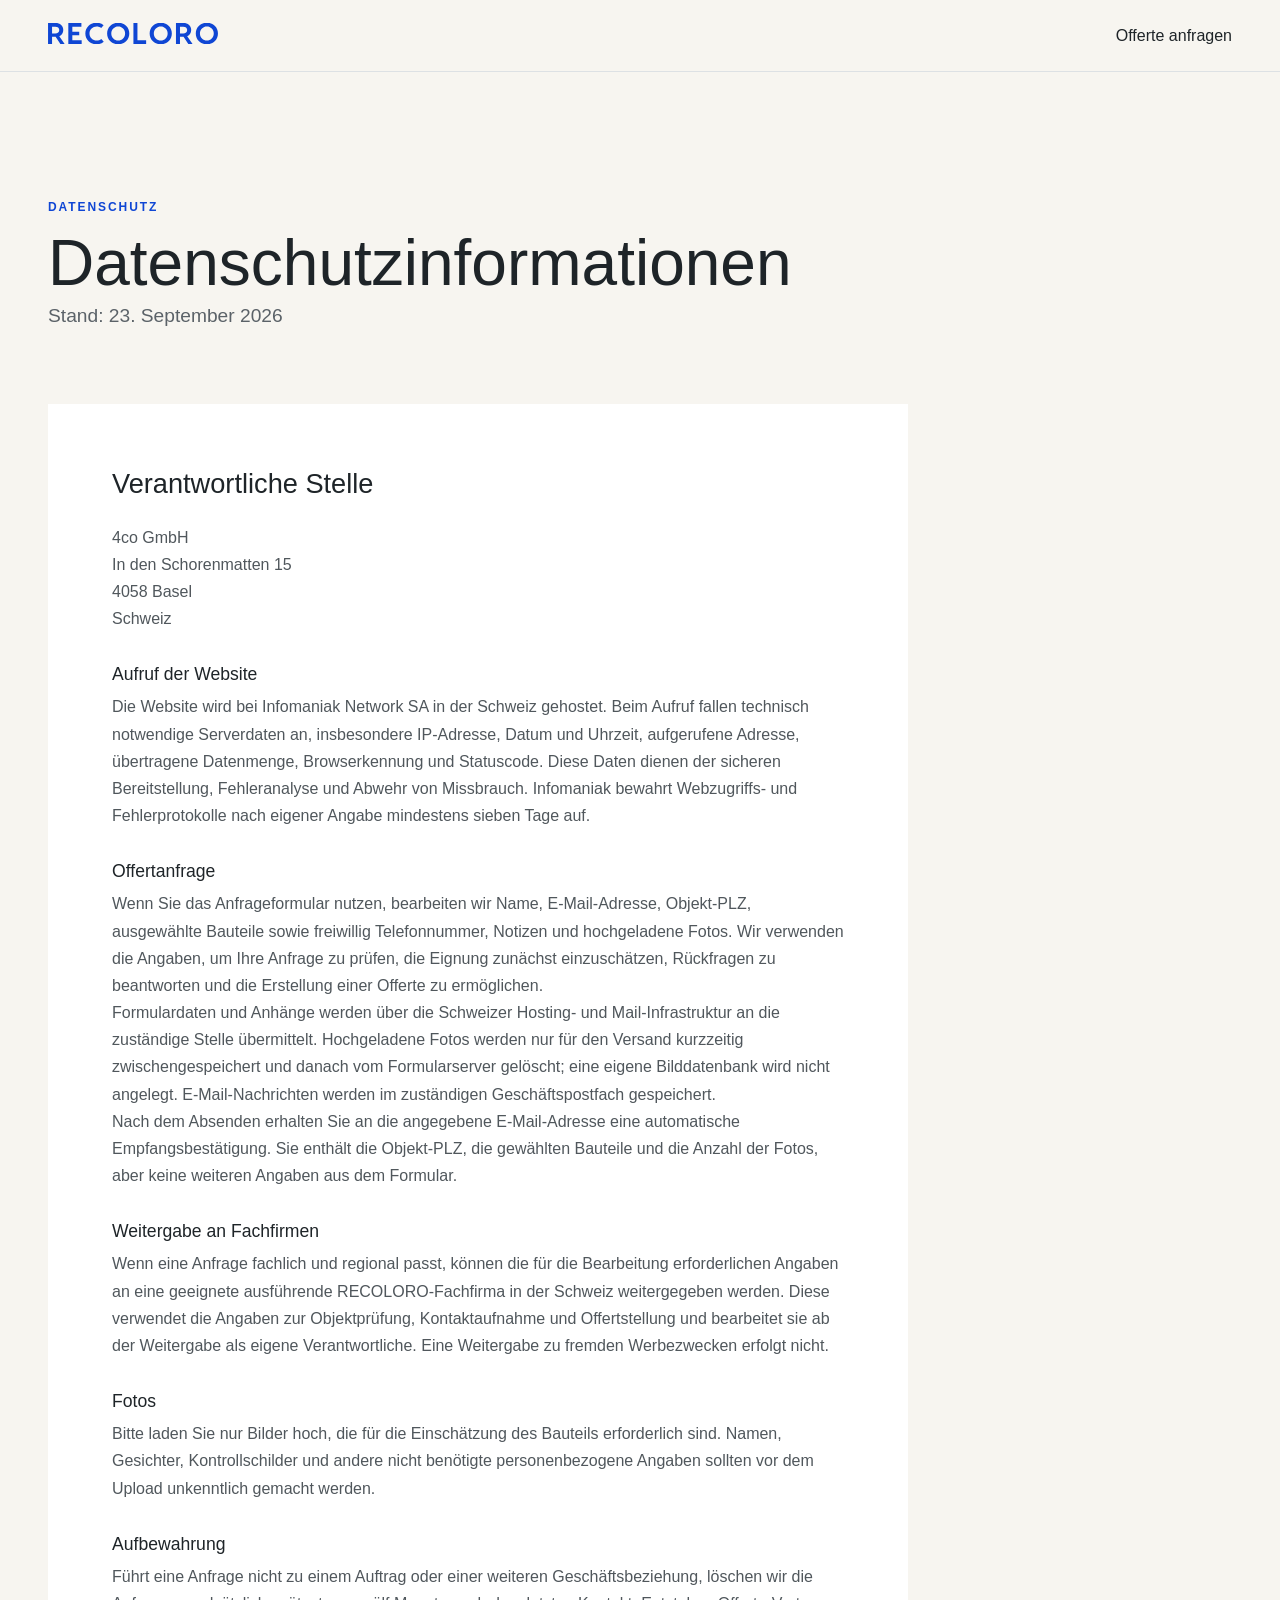
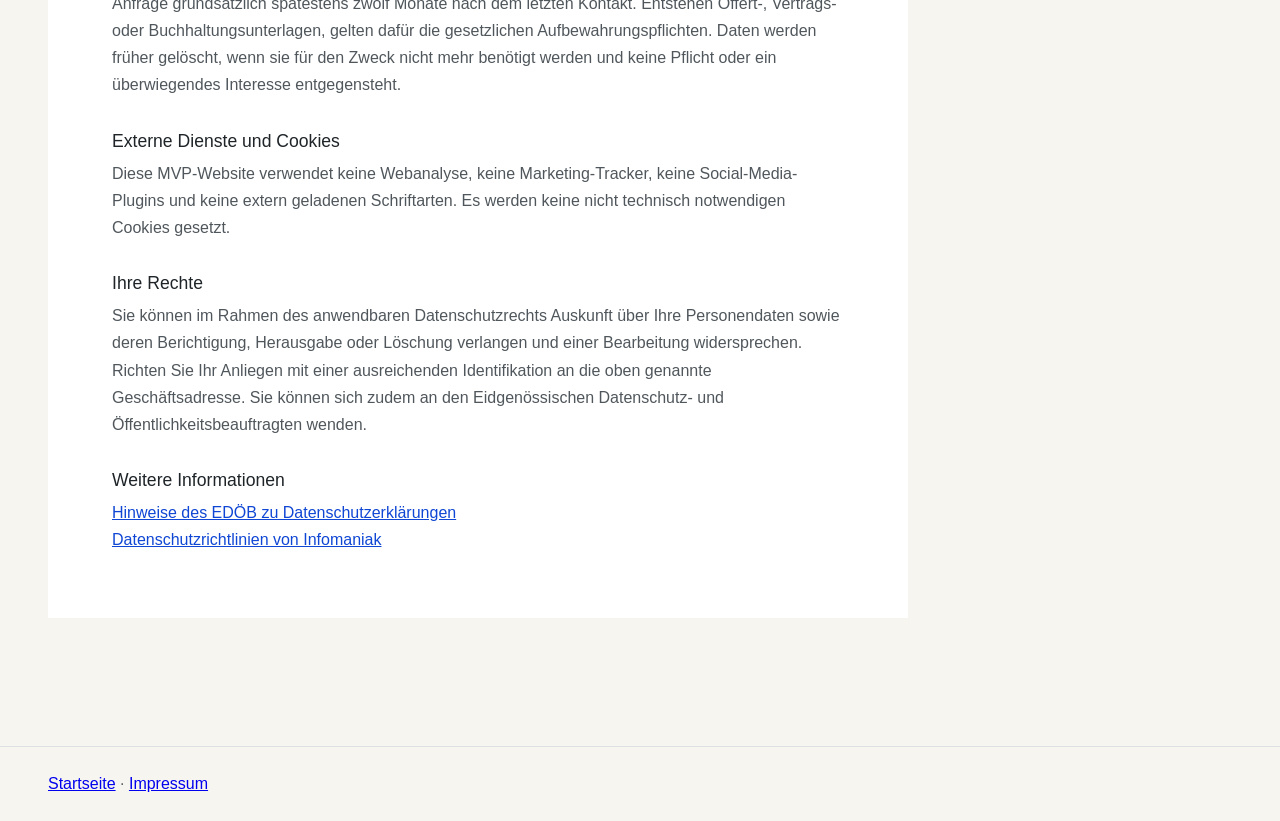
<file: datenschutz.html>
<!DOCTYPE html>
<html lang="de-CH">
<head>
  <meta charset="UTF-8">
  <meta name="viewport" content="width=device-width, initial-scale=1.0">
  <title>Datenschutz | RECOLORO</title>
  <meta name="description" content="Datenschutzinformationen zur RECOLORO Website und Offertanfrage.">
  <meta name="robots" content="noindex,follow">
  <link rel="icon" href="favicon.ico" sizes="16x16 32x32 48x48">
  <link rel="stylesheet" href="styles.css">
</head>
<body class="simple-page">
  <header class="simple-header">
    <a href="index.html" aria-label="RECOLORO Startseite"><img src="assets/images/recoloro-wordmark.svg" alt="RECOLORO"></a>
    <a href="index.html#offerte">Offerte anfragen</a>
  </header>
  <main class="simple-main">
    <section class="section-heading">
      <p class="section-eyebrow">Datenschutz</p>
      <h1>Datenschutzinformationen</h1>
      <p>Stand: 23. September 2026</p>
    </section>
    <section class="simple-panel">
      <h2>Verantwortliche Stelle</h2>
      <p>4co GmbH<br>In den Schorenmatten 15<br>4058 Basel<br>Schweiz</p>

      <h3>Aufruf der Website</h3>
      <p>Die Website wird bei Infomaniak Network SA in der Schweiz gehostet. Beim Aufruf fallen technisch notwendige Serverdaten an, insbesondere IP-Adresse, Datum und Uhrzeit, aufgerufene Adresse, übertragene Datenmenge, Browserkennung und Statuscode. Diese Daten dienen der sicheren Bereitstellung, Fehleranalyse und Abwehr von Missbrauch. Infomaniak bewahrt Webzugriffs- und Fehlerprotokolle nach eigener Angabe mindestens sieben Tage auf.</p>

      <h3>Offertanfrage</h3>
      <p>Wenn Sie das Anfrageformular nutzen, bearbeiten wir Name, E-Mail-Adresse, Objekt-PLZ, ausgewählte Bauteile sowie freiwillig Telefonnummer, Notizen und hochgeladene Fotos. Wir verwenden die Angaben, um Ihre Anfrage zu prüfen, die Eignung zunächst einzuschätzen, Rückfragen zu beantworten und die Erstellung einer Offerte zu ermöglichen.</p>
      <p>Formulardaten und Anhänge werden über die Schweizer Hosting- und Mail-Infrastruktur an die zuständige Stelle übermittelt. Hochgeladene Fotos werden nur für den Versand kurzzeitig zwischengespeichert und danach vom Formularserver gelöscht; eine eigene Bilddatenbank wird nicht angelegt. E-Mail-Nachrichten werden im zuständigen Geschäftspostfach gespeichert.</p>
      <p>Nach dem Absenden erhalten Sie an die angegebene E-Mail-Adresse eine automatische Empfangsbestätigung. Sie enthält die Objekt-PLZ, die gewählten Bauteile und die Anzahl der Fotos, aber keine weiteren Angaben aus dem Formular.</p>

      <h3>Weitergabe an Fachfirmen</h3>
      <p>Wenn eine Anfrage fachlich und regional passt, können die für die Bearbeitung erforderlichen Angaben an eine geeignete ausführende RECOLORO-Fachfirma in der Schweiz weitergegeben werden. Diese verwendet die Angaben zur Objektprüfung, Kontaktaufnahme und Offertstellung und bearbeitet sie ab der Weitergabe als eigene Verantwortliche. Eine Weitergabe zu fremden Werbezwecken erfolgt nicht.</p>

      <h3>Fotos</h3>
      <p>Bitte laden Sie nur Bilder hoch, die für die Einschätzung des Bauteils erforderlich sind. Namen, Gesichter, Kontrollschilder und andere nicht benötigte personenbezogene Angaben sollten vor dem Upload unkenntlich gemacht werden.</p>

      <h3>Aufbewahrung</h3>
      <p>Führt eine Anfrage nicht zu einem Auftrag oder einer weiteren Geschäftsbeziehung, löschen wir die Anfrage grundsätzlich spätestens zwölf Monate nach dem letzten Kontakt. Entstehen Offert-, Vertrags- oder Buchhaltungsunterlagen, gelten dafür die gesetzlichen Aufbewahrungspflichten. Daten werden früher gelöscht, wenn sie für den Zweck nicht mehr benötigt werden und keine Pflicht oder ein überwiegendes Interesse entgegensteht.</p>

      <h3>Externe Dienste und Cookies</h3>
      <p>Diese MVP-Website verwendet keine Webanalyse, keine Marketing-Tracker, keine Social-Media-Plugins und keine extern geladenen Schriftarten. Es werden keine nicht technisch notwendigen Cookies gesetzt.</p>

      <h3>Ihre Rechte</h3>
      <p>Sie können im Rahmen des anwendbaren Datenschutzrechts Auskunft über Ihre Personendaten sowie deren Berichtigung, Herausgabe oder Löschung verlangen und einer Bearbeitung widersprechen. Richten Sie Ihr Anliegen mit einer ausreichenden Identifikation an die oben genannte Geschäftsadresse. Sie können sich zudem an den Eidgenössischen Datenschutz- und Öffentlichkeitsbeauftragten wenden.</p>

      <h3>Weitere Informationen</h3>
      <p><a href="https://www.edoeb.admin.ch/de/datenschutzerklaerungen-im-internet">Hinweise des EDÖB zu Datenschutzerklärungen</a><br><a href="https://www.infomaniak.com/de/agb/datenschutzrichtlinien">Datenschutzrichtlinien von Infomaniak</a></p>
    </section>
  </main>
  <footer class="simple-footer"><a href="index.html">Startseite</a> · <a href="impressum.html">Impressum</a></footer>
</body>
</html>
</file>
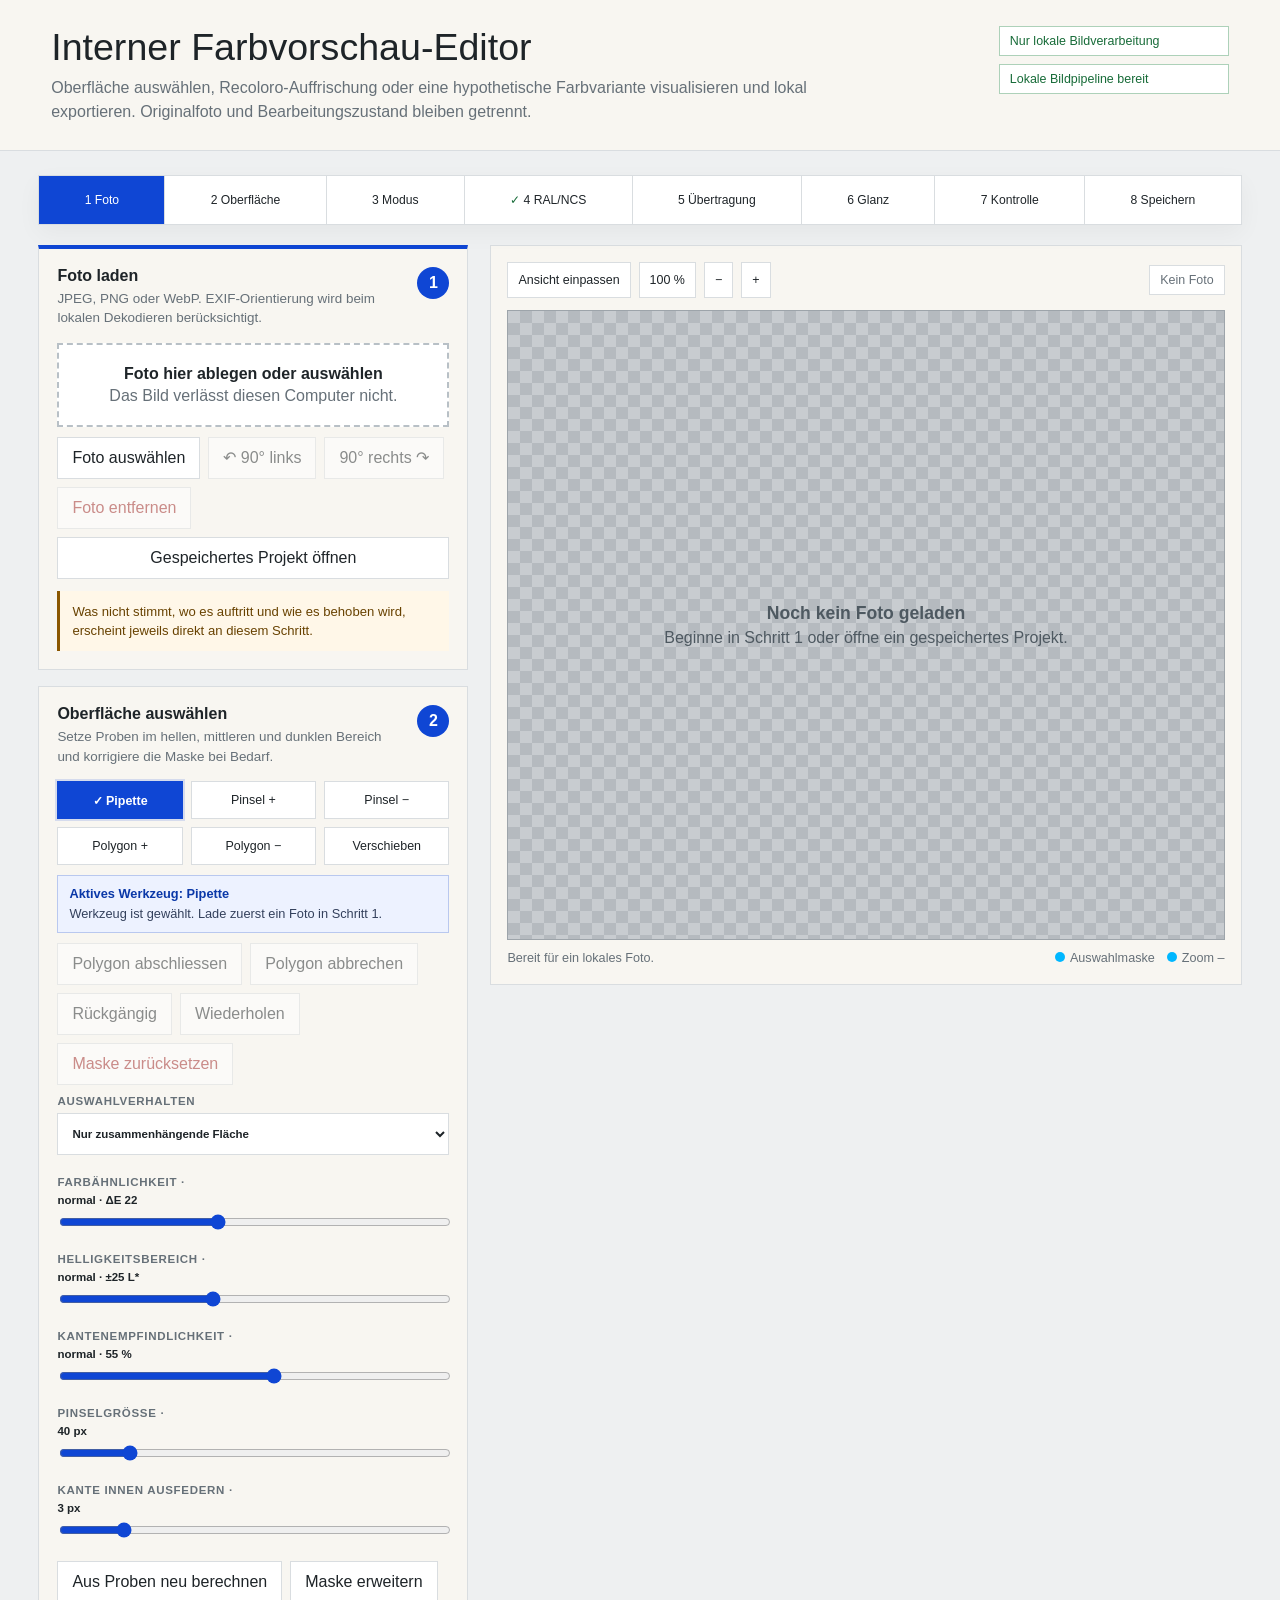
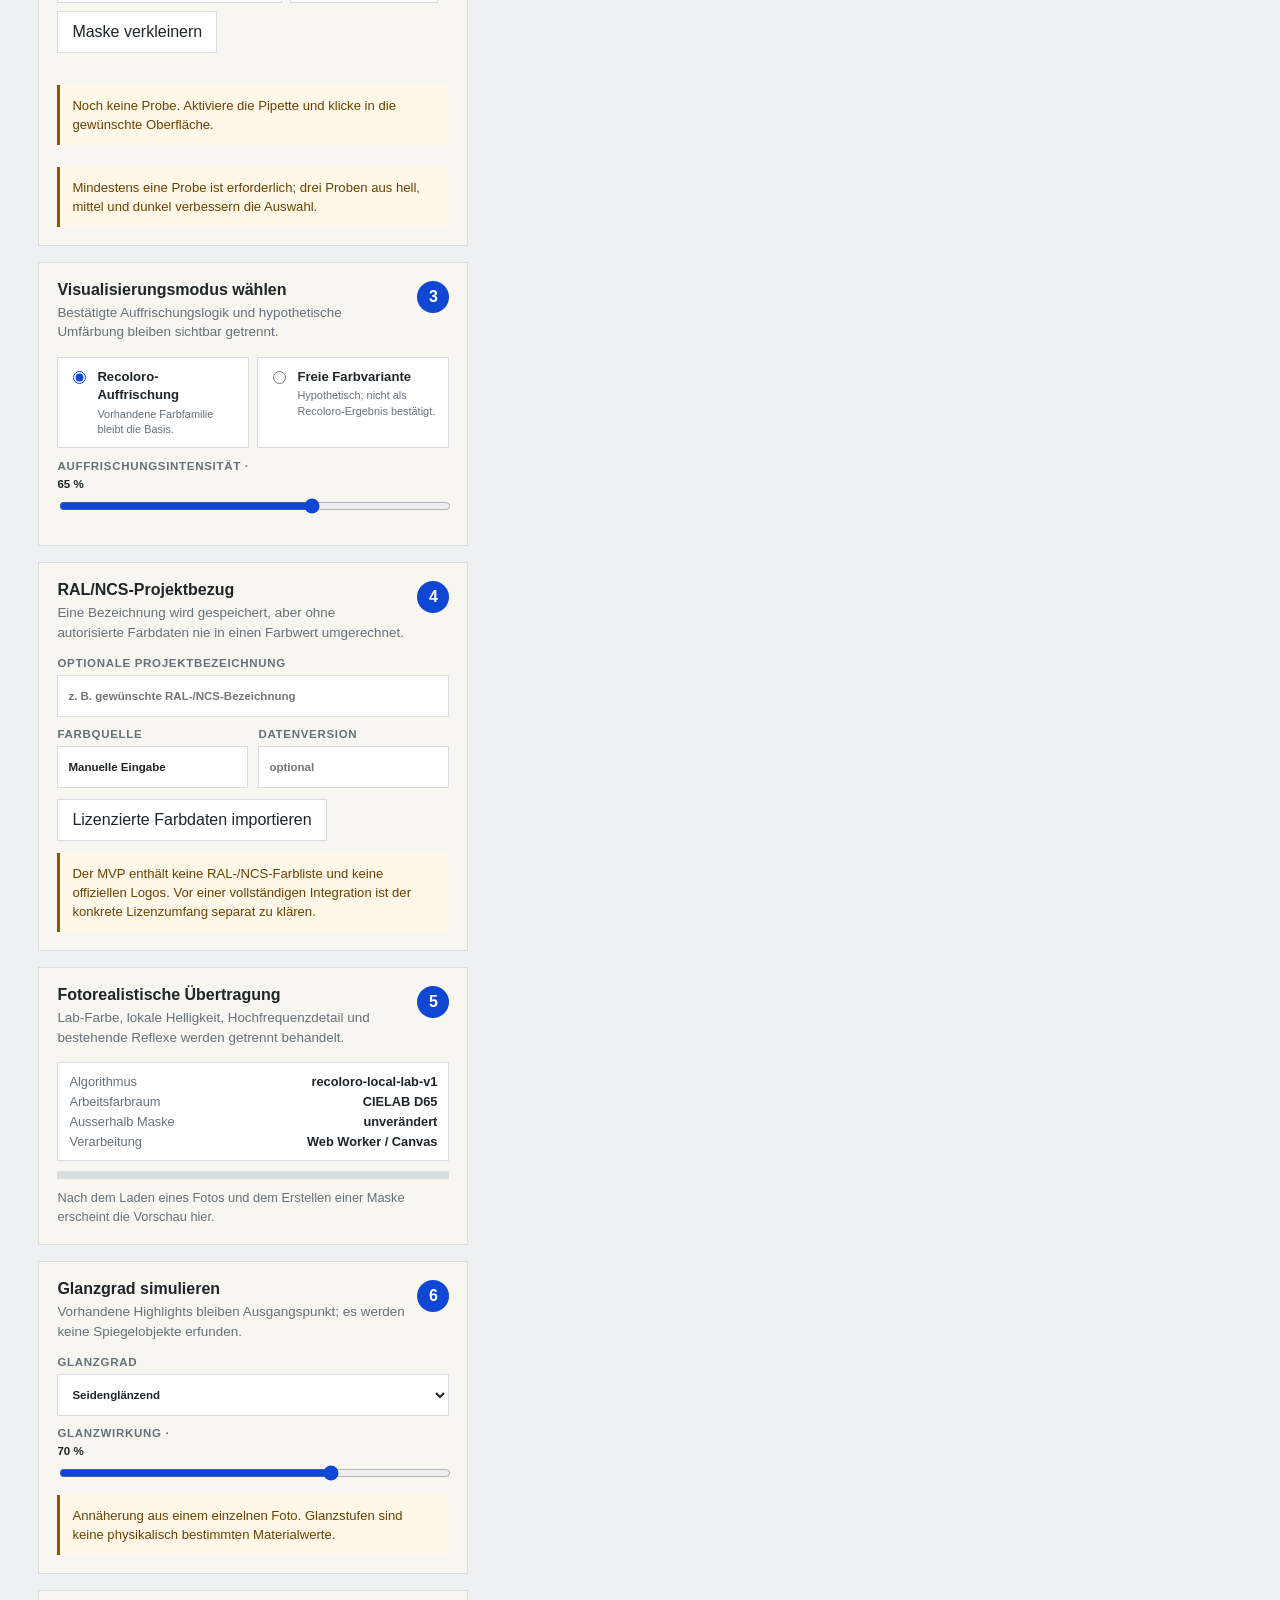
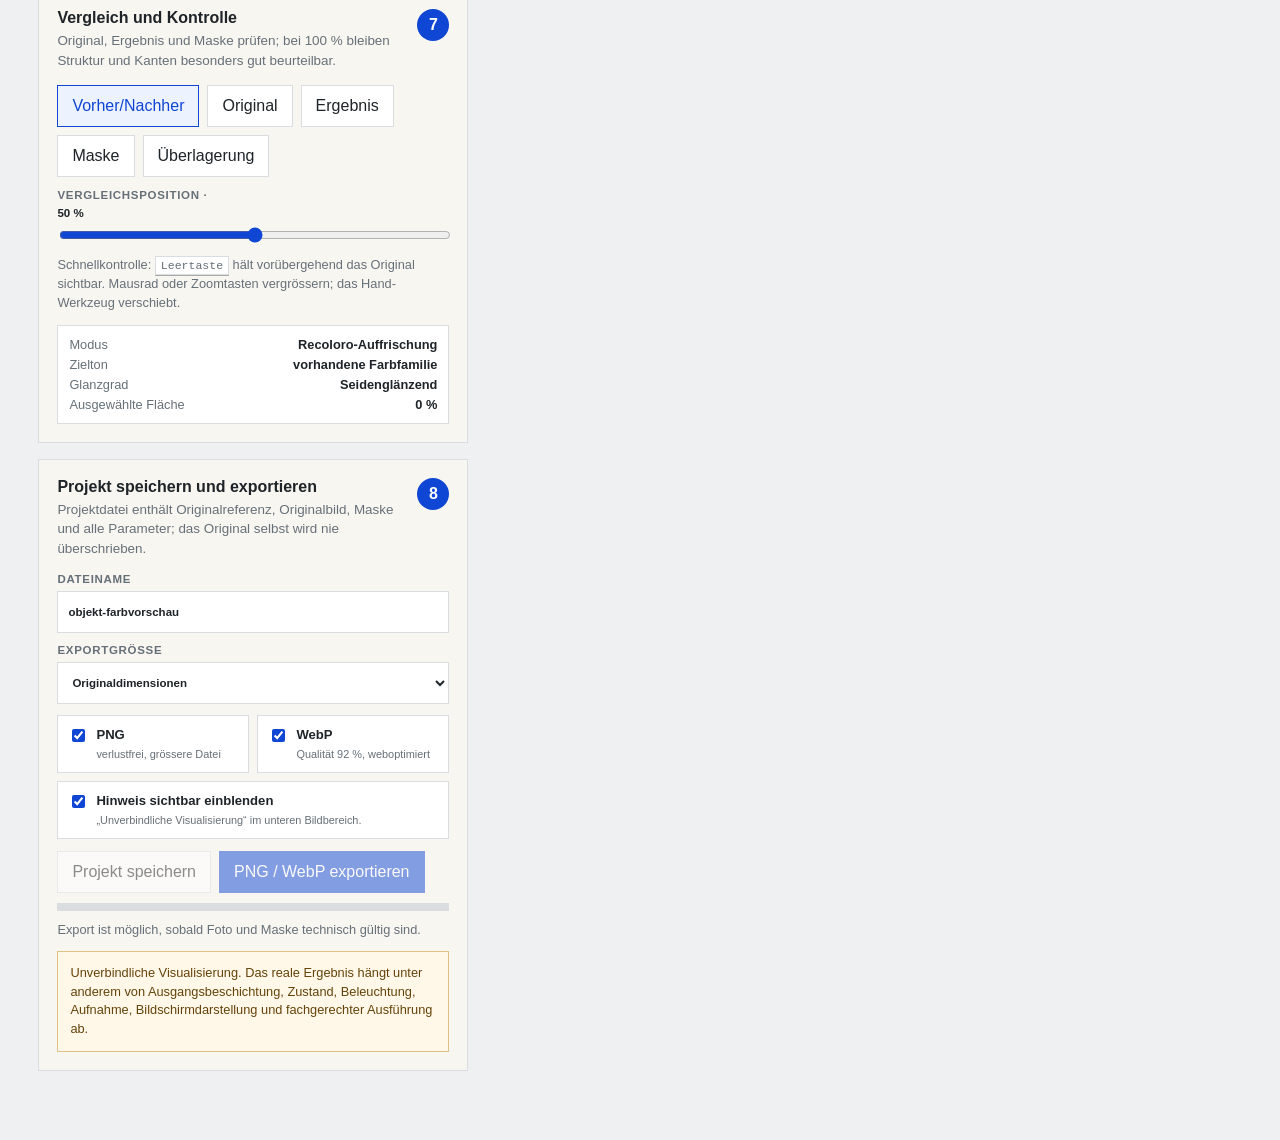
<file: farbvorschau-editor.html>
<!doctype html>
<html lang="de">
<head>
  <meta charset="utf-8">
  <meta name="viewport" content="width=device-width, initial-scale=1">
  <meta name="robots" content="noindex,nofollow,noarchive">
  <title>RECOLORO – interner Farbvorschau-Editor</title>
  <style>
    :root {
      --blue:#0f46d4; --blue-dark:#0a38a8; --ink:#1e2428; --muted:#667078;
      --line:#d9dde0; --bg:#eef0f1; --paper:#f8f6f1; --white:#fff;
      --ok:#176b38; --warn:#8b5700; --error:#9d2424; --mask:#00b7ff;
      font-family:"Segoe UI",Arial,sans-serif;
    }
    * { box-sizing:border-box; }
    html { scroll-behavior:smooth; }
    body { margin:0; color:var(--ink); background:var(--bg); }
    button,input,select,textarea { font:inherit; }
    button,input,select { min-height:42px; }
    button { padding:9px 14px; border:1px solid var(--line); background:var(--white); color:var(--ink); cursor:pointer; }
    button:hover,button:focus-visible,button.is-active { border-color:var(--blue); color:var(--blue); }
    button.is-active { background:#edf2ff; }
    button.primary { border-color:var(--blue); background:var(--blue); color:#fff; }
    button.primary:hover { background:var(--blue-dark); color:#fff; }
    button.danger { color:var(--error); }
    button:disabled { opacity:.5; cursor:not-allowed; }
    input[type=text],input[type=number],select { width:100%; padding:8px 10px; border:1px solid var(--line); background:#fff; color:var(--ink); }
    input[type=range] { width:100%; min-height:auto; accent-color:var(--blue); }
    input[type=color] { width:58px; padding:3px; border:1px solid var(--line); background:#fff; }
    [hidden] { display:none !important; }
    header { display:flex; justify-content:space-between; gap:24px; padding:26px clamp(18px,4vw,64px); border-bottom:1px solid var(--line); background:var(--paper); }
    header h1 { margin:0 0 7px; font-size:clamp(1.55rem,3vw,2.35rem); font-weight:400; }
    header p { max-width:820px; margin:0; color:var(--muted); line-height:1.5; }
    .status-stack { display:grid; align-content:start; gap:8px; min-width:230px; }
    .badge { padding:7px 10px; border:1px solid var(--line); background:#fff; color:var(--muted); font-size:.78rem; }
    .badge.ok { border-color:#add1b9; color:var(--ok); }
    .badge.error { border-color:#e1aaaa; color:var(--error); }
    main { max-width:1680px; margin:auto; padding:24px clamp(14px,3vw,48px) 70px; }
    .step-nav { position:sticky; top:0; z-index:30; display:flex; overflow-x:auto; margin-bottom:20px; border:1px solid var(--line); background:#fff; box-shadow:0 8px 24px #0000000b; }
    .step-nav button { flex:1 0 auto; min-height:48px; border:0; border-right:1px solid var(--line); font-size:.76rem; }
    .step-nav button:last-child { border-right:0; }
    .step-nav button.is-active { background:var(--blue); color:#fff; }
    .step-nav button.is-complete::before { content:"✓ "; color:var(--ok); }
    .step-nav button.is-active::before { color:#fff; }
    .app-grid { display:grid; grid-template-columns:minmax(330px,430px) minmax(0,1fr); gap:22px; align-items:start; }
    .steps { display:grid; gap:16px; }
    .workflow-step { scroll-margin-top:72px; padding:18px; border:1px solid var(--line); background:var(--paper); }
    .workflow-step.is-active { border-top:4px solid var(--blue); }
    .step-heading { display:flex; align-items:flex-start; justify-content:space-between; gap:12px; margin-bottom:15px; }
    .step-heading h2 { margin:0 0 4px; font-size:1rem; }
    .step-heading p { margin:0; color:var(--muted); font-size:.84rem; line-height:1.45; }
    .step-number { display:grid; place-items:center; flex:0 0 32px; width:32px; height:32px; border-radius:50%; background:var(--blue); color:#fff; font-weight:700; }
    .field { display:grid; gap:6px; margin-bottom:11px; color:var(--muted); font-size:.72rem; font-weight:700; letter-spacing:.06em; text-transform:uppercase; }
    .field output { color:var(--ink); font-weight:600; letter-spacing:0; text-transform:none; }
    .field-grid { display:grid; grid-template-columns:1fr 1fr; gap:10px; }
    .span-2 { grid-column:1/-1; }
    .actions,.tool-row,.view-row { display:flex; align-items:center; flex-wrap:wrap; gap:8px; }
    .actions + .actions { margin-top:8px; }
    .dropzone { padding:20px; border:2px dashed #b8c0c6; background:#fff; text-align:center; color:var(--muted); cursor:pointer; }
    .dropzone.is-dragging { border-color:var(--blue); background:#edf2ff; }
    .dropzone strong { display:block; margin-bottom:4px; color:var(--ink); }
    .meta { display:grid; gap:5px; margin-top:12px; padding:11px; border:1px solid var(--line); background:#fff; font-size:.8rem; }
    .meta div { display:flex; justify-content:space-between; gap:12px; }
    .meta span { color:var(--muted); }
    .notice { margin:12px 0 0; padding:11px 12px; border-left:3px solid var(--warn); background:#fff7e8; color:#684200; font-size:.82rem; line-height:1.45; }
    .notice.error { border-color:var(--error); background:#fff0f0; color:#7f1d1d; }
    .notice.ok { border-color:var(--ok); background:#f1fbf4; color:var(--ok); }
    .choice-grid { display:grid; grid-template-columns:1fr 1fr; gap:8px; }
    .choice { display:flex; align-items:flex-start; gap:8px; padding:10px; border:1px solid var(--line); background:#fff; color:var(--ink); font-size:.82rem; line-height:1.4; cursor:pointer; }
    .choice input { flex:0 0 auto; min-height:auto; accent-color:var(--blue); }
    .choice strong,.choice small { display:block; }
    .choice small { margin-top:2px; color:var(--muted); }
    .samples { display:grid; gap:7px; margin-top:10px; }
    .sample { display:grid; grid-template-columns:28px 1fr auto; gap:8px; align-items:center; padding:8px; border:1px solid var(--line); background:#fff; font-size:.78rem; }
    .swatch { width:28px; height:28px; border:1px solid #0002; }
    .sample button { min-height:30px; padding:3px 8px; }
    .colour-preview { display:flex; align-items:center; gap:10px; padding:10px; border:1px solid var(--line); background:#fff; }
    .colour-preview .swatch { width:46px; height:46px; }
    .colour-preview strong,.colour-preview small { display:block; }
    .colour-preview small { color:var(--muted); }
    .tool-panel { display:grid; gap:10px; }
    .tool-row button { flex:1 1 112px; min-height:38px; padding:7px 9px; font-size:.78rem; }
    #maskTools button.is-active { border-color:var(--blue); background:var(--blue); color:#fff; box-shadow:0 0 0 2px #0f46d426; font-weight:700; }
    #maskTools button.is-active::before { content:"✓ "; }
    .active-tool-status { display:grid; gap:2px; min-height:48px; padding:9px 11px; border:1px solid #b9c8ef; background:#edf2ff; color:#33405c; font-size:.8rem; line-height:1.4; }
    .active-tool-status strong { color:var(--blue-dark); }
    .workspace { position:sticky; top:68px; min-width:0; padding:16px; border:1px solid var(--line); background:var(--paper); }
    .workspace-toolbar { display:flex; justify-content:space-between; align-items:center; flex-wrap:wrap; gap:10px; margin-bottom:12px; }
    .workspace-toolbar button { min-height:36px; padding:7px 10px; font-size:.78rem; }
    .canvas-shell { position:relative; height:clamp(430px,70vh,860px); overflow:hidden; border:1px solid #9da4aa; background-color:#c8ccd0; background-image:linear-gradient(45deg,#b5babf 25%,transparent 25%),linear-gradient(-45deg,#b5babf 25%,transparent 25%),linear-gradient(45deg,transparent 75%,#b5babf 75%),linear-gradient(-45deg,transparent 75%,#b5babf 75%); background-size:24px 24px; background-position:0 0,0 12px,12px -12px,-12px 0; }
    #editorCanvas { display:block; width:100%; height:100%; touch-action:none; cursor:crosshair; }
    #editorCanvas.is-pan { cursor:grab; }
    #editorCanvas.is-panning { cursor:grabbing; }
    .canvas-empty { position:absolute; inset:0; display:grid; place-items:center; padding:30px; color:#4e5961; text-align:center; pointer-events:none; }
    .canvas-empty strong { display:block; margin-bottom:5px; font-size:1.1rem; }
    .canvas-status { display:flex; justify-content:space-between; gap:14px; margin-top:10px; color:var(--muted); font-size:.79rem; line-height:1.4; }
    .legend { display:flex; flex-wrap:wrap; gap:12px; }
    .legend span::before { content:""; display:inline-block; width:10px; height:10px; margin-right:5px; border-radius:50%; background:var(--mask); }
    .progress { height:8px; overflow:hidden; margin-top:10px; background:#d9dde0; }
    .progress span { display:block; width:0; height:100%; background:var(--blue); transition:width .18s ease; }
    .result-summary { margin-top:10px; color:var(--muted); font-size:.8rem; line-height:1.45; }
    .disclaimer { padding:12px; border:1px solid #dfc183; background:#fff8e8; color:#65430a; font-size:.8rem; line-height:1.45; }
    kbd { padding:2px 5px; border:1px solid var(--line); background:#fff; box-shadow:0 1px 0 #aaa; font-size:.72rem; }
    @media(max-width:1050px) {
      .app-grid { grid-template-columns:1fr; }
      .workspace { position:relative; top:auto; grid-row:1; }
      .canvas-shell { height:min(68vh,700px); }
    }
    @media(max-width:640px) {
      header { display:block; }
      .status-stack { min-width:0; margin-top:16px; }
      main { padding-inline:10px; }
      .field-grid,.choice-grid { grid-template-columns:1fr; }
      .span-2 { grid-column:auto; }
      .workspace { padding:10px; }
      .canvas-shell { height:56vh; min-height:360px; }
      .canvas-status { display:grid; }
      .step-nav button { padding-inline:10px; font-size:.68rem; }
    }
  </style>
</head>
<body>
  <header>
    <div>
      <h1>Interner Farbvorschau-Editor</h1>
      <p>Oberfläche auswählen, Recoloro-Auffrischung oder eine hypothetische Farbvariante visualisieren und lokal exportieren. Originalfoto und Bearbeitungszustand bleiben getrennt.</p>
    </div>
    <div class="status-stack">
      <div class="badge ok">Nur lokale Bildverarbeitung</div>
      <div class="badge" id="engineStatus">Bildpipeline wird geladen</div>
    </div>
  </header>

  <main>
    <nav class="step-nav" id="stepNav" aria-label="Arbeitsschritte">
      <button type="button" data-step="stepPhoto" class="is-active">1 Foto</button>
      <button type="button" data-step="stepMask">2 Oberfläche</button>
      <button type="button" data-step="stepMode">3 Modus</button>
      <button type="button" data-step="stepReferences">4 RAL/NCS</button>
      <button type="button" data-step="stepTransfer">5 Übertragung</button>
      <button type="button" data-step="stepGloss">6 Glanz</button>
      <button type="button" data-step="stepCompare">7 Kontrolle</button>
      <button type="button" data-step="stepExport">8 Speichern</button>
    </nav>

    <div class="app-grid">
      <div class="steps">
        <section class="workflow-step is-active" id="stepPhoto" data-workflow-step="photo">
          <div class="step-heading"><div><h2>Foto laden</h2><p>JPEG, PNG oder WebP. EXIF-Orientierung wird beim lokalen Dekodieren berücksichtigt.</p></div><span class="step-number">1</span></div>
          <input id="photoInput" type="file" accept="image/jpeg,image/png,image/webp" hidden>
          <div class="dropzone" id="dropzone" tabindex="0" role="button">
            <strong>Foto hier ablegen oder auswählen</strong>
            <span>Das Bild verlässt diesen Computer nicht.</span>
          </div>
          <div class="actions" style="margin-top:10px">
            <button type="button" id="choosePhoto">Foto auswählen</button>
            <button type="button" id="rotateLeft" disabled aria-label="Foto 90 Grad nach links drehen">↶ 90° links</button>
            <button type="button" id="rotateRight" disabled aria-label="Foto 90 Grad nach rechts drehen">90° rechts ↷</button>
            <button type="button" id="clearPhoto" class="danger" disabled>Foto entfernen</button>
          </div>
          <input id="projectInput" type="file" accept="application/json,.json,.recoloro.json" hidden>
          <button type="button" id="openProject" style="margin-top:8px;width:100%">Gespeichertes Projekt öffnen</button>
          <div class="meta" id="photoMeta" hidden>
            <div><span>Datei</span><strong id="metaName"></strong></div>
            <div><span>Format / Grösse</span><strong id="metaFormat"></strong></div>
            <div><span>Ausrichtung / Auflösung</span><strong id="metaDimensions"></strong></div>
            <div><span>Arbeitsvorschau</span><strong id="metaWorking"></strong></div>
          </div>
          <div class="notice" id="photoNotice">Was nicht stimmt, wo es auftritt und wie es behoben wird, erscheint jeweils direkt an diesem Schritt.</div>
        </section>

        <section class="workflow-step" id="stepMask" data-workflow-step="mask">
          <div class="step-heading"><div><h2>Oberfläche auswählen</h2><p>Setze Proben im hellen, mittleren und dunklen Bereich und korrigiere die Maske bei Bedarf.</p></div><span class="step-number">2</span></div>
          <div class="tool-panel">
            <div class="tool-row" id="maskTools" role="group" aria-label="Maskenwerkzeug wählen">
              <button type="button" data-tool="sample" class="is-active" aria-pressed="true">Pipette</button>
              <button type="button" data-tool="brush-add" aria-pressed="false">Pinsel +</button>
              <button type="button" data-tool="brush-subtract" aria-pressed="false">Pinsel −</button>
              <button type="button" data-tool="polygon-add" aria-pressed="false">Polygon +</button>
              <button type="button" data-tool="polygon-subtract" aria-pressed="false">Polygon −</button>
              <button type="button" data-tool="pan" aria-pressed="false">Verschieben</button>
            </div>
            <div class="active-tool-status" id="activeToolStatus" role="status" aria-live="polite">
              <strong>Aktives Werkzeug: Pipette</strong>
              <span>Werkzeug ist gewählt. Lade zuerst ein Foto in Schritt 1.</span>
            </div>
            <div class="actions">
              <button type="button" id="finishPolygon" disabled>Polygon abschliessen</button>
              <button type="button" id="cancelPolygon" disabled>Polygon abbrechen</button>
              <button type="button" id="undoMask" disabled>Rückgängig</button>
              <button type="button" id="redoMask" disabled>Wiederholen</button>
              <button type="button" id="resetMask" class="danger" disabled>Maske zurücksetzen</button>
            </div>
            <label class="field">Auswahlverhalten
              <select id="selectionMode"><option value="connected">Nur zusammenhängende Fläche</option><option value="global">Alle ähnlichen Farbbereiche</option></select>
            </label>
            <label class="field">Farbähnlichkeit · <output id="colourToleranceLabel">normal</output>
              <input type="range" id="colourTolerance" min="6" max="46" value="22">
            </label>
            <label class="field">Helligkeitsbereich · <output id="lightToleranceLabel">normal</output>
              <input type="range" id="lightTolerance" min="6" max="55" value="25">
            </label>
            <label class="field">Kantenempfindlichkeit · <output id="edgeSensitivityLabel">normal</output>
              <input type="range" id="edgeSensitivity" min="0" max="100" value="55">
            </label>
            <label class="field">Pinselgrösse · <output id="brushSizeLabel">40 px</output>
              <input type="range" id="brushSize" min="4" max="220" value="40">
            </label>
            <label class="field">Kante innen ausfedern · <output id="featherLabel">3 px</output>
              <input type="range" id="feather" min="0" max="20" value="3">
            </label>
            <div class="actions">
              <button type="button" id="rebuildMask">Aus Proben neu berechnen</button>
              <button type="button" id="growMask">Maske erweitern</button>
              <button type="button" id="shrinkMask">Maske verkleinern</button>
            </div>
            <div class="samples" id="sampleList"><div class="notice">Noch keine Probe. Aktiviere die Pipette und klicke in die gewünschte Oberfläche.</div></div>
            <div class="notice" id="maskNotice">Mindestens eine Probe ist erforderlich; drei Proben aus hell, mittel und dunkel verbessern die Auswahl.</div>
          </div>
        </section>

        <section class="workflow-step" id="stepMode" data-workflow-step="mode">
          <div class="step-heading"><div><h2>Visualisierungsmodus wählen</h2><p>Bestätigte Auffrischungslogik und hypothetische Umfärbung bleiben sichtbar getrennt.</p></div><span class="step-number">3</span></div>
          <div class="choice-grid">
            <label class="choice"><input type="radio" name="mode" value="refresh" checked><span><strong>Recoloro-Auffrischung</strong><small>Vorhandene Farbfamilie bleibt die Basis.</small></span></label>
            <label class="choice"><input type="radio" name="mode" value="free"><span><strong>Freie Farbvariante</strong><small>Hypothetisch; nicht als Recoloro-Ergebnis bestätigt.</small></span></label>
          </div>
          <label class="field" id="intensityField" style="margin-top:12px">Auffrischungsintensität · <output id="intensityLabel">65 %</output>
            <input type="range" id="intensity" min="0" max="100" value="65">
          </label>
          <div id="freeColourFields" hidden>
            <div class="field-grid" style="margin-top:12px">
              <label class="field span-2">HEX <input id="hexInput" type="text" value="#1F5AA6" maxlength="7" spellcheck="false"></label>
              <label class="field">Rot <input id="redInput" type="number" min="0" max="255" value="31"></label>
              <label class="field">Grün <input id="greenInput" type="number" min="0" max="255" value="90"></label>
              <label class="field">Blau <input id="blueInput" type="number" min="0" max="255" value="166"></label>
              <label class="field">Lab L* <input id="labLInput" type="number" min="0" max="100" step="0.1" value="38.4"></label>
              <label class="field">Lab a* <input id="labAInput" type="number" min="-128" max="127" step="0.1" value="13.9"></label>
              <label class="field">Lab b* <input id="labBInput" type="number" min="-128" max="127" step="0.1" value="-45.7"></label>
            </div>
            <div class="colour-preview"><span class="swatch" id="targetSwatch"></span><span><strong id="targetColourLabel">#1F5AA6</strong><small id="targetLabLabel">Lab 38.4 / 13.9 / −45.7</small></span></div>
            <div class="notice" id="colourNotice">Hypothetische Farbvariante – nicht als erreichbares Recoloro-Ergebnis bestätigt.</div>
          </div>
        </section>

        <section class="workflow-step" id="stepReferences" data-workflow-step="references">
          <div class="step-heading"><div><h2>RAL/NCS-Projektbezug</h2><p>Eine Bezeichnung wird gespeichert, aber ohne autorisierte Farbdaten nie in einen Farbwert umgerechnet.</p></div><span class="step-number">4</span></div>
          <label class="field">Optionale Projektbezeichnung <input id="referenceName" type="text" placeholder="z. B. gewünschte RAL-/NCS-Bezeichnung" maxlength="120"></label>
          <div class="field-grid">
            <label class="field">Farbquelle <input id="colourSource" type="text" value="Manuelle Eingabe" maxlength="120"></label>
            <label class="field">Datenversion <input id="colourVersion" type="text" placeholder="optional" maxlength="80"></label>
          </div>
          <input id="paletteInput" type="file" accept="application/json,.json" hidden>
          <div class="actions"><button type="button" id="importPalette">Lizenzierte Farbdaten importieren</button></div>
          <label class="field" id="paletteField" hidden>Importierter Farbwert <select id="paletteSelect"></select></label>
          <div class="notice">Der MVP enthält keine RAL-/NCS-Farbliste und keine offiziellen Logos. Vor einer vollständigen Integration ist der konkrete Lizenzumfang separat zu klären.</div>
        </section>

        <section class="workflow-step" id="stepTransfer" data-workflow-step="transfer">
          <div class="step-heading"><div><h2>Fotorealistische Übertragung</h2><p>Lab-Farbe, lokale Helligkeit, Hochfrequenzdetail und bestehende Reflexe werden getrennt behandelt.</p></div><span class="step-number">5</span></div>
          <div class="meta">
            <div><span>Algorithmus</span><strong>recoloro-local-lab-v1</strong></div>
            <div><span>Arbeitsfarbraum</span><strong>CIELAB D65</strong></div>
            <div><span>Ausserhalb Maske</span><strong>unverändert</strong></div>
            <div><span>Verarbeitung</span><strong>Web Worker / Canvas</strong></div>
          </div>
          <div class="progress"><span id="processingProgress"></span></div>
          <div class="result-summary" id="processingStatus">Nach dem Laden eines Fotos und dem Erstellen einer Maske erscheint die Vorschau hier.</div>
        </section>

        <section class="workflow-step" id="stepGloss" data-workflow-step="gloss">
          <div class="step-heading"><div><h2>Glanzgrad simulieren</h2><p>Vorhandene Highlights bleiben Ausgangspunkt; es werden keine Spiegelobjekte erfunden.</p></div><span class="step-number">6</span></div>
          <label class="field">Glanzgrad
            <select id="glossLevel">
              <option value="0">Matt</option><option value="1">Seidenmatt</option><option value="2" selected>Seidenglänzend</option><option value="3">Glänzend</option><option value="4">Hochglänzend</option>
            </select>
          </label>
          <label class="field">Glanzwirkung · <output id="glossEffectLabel">70 %</output>
            <input type="range" id="glossEffect" min="0" max="100" value="70">
          </label>
          <div class="notice">Annäherung aus einem einzelnen Foto. Glanzstufen sind keine physikalisch bestimmten Materialwerte.</div>
        </section>

        <section class="workflow-step" id="stepCompare" data-workflow-step="compare">
          <div class="step-heading"><div><h2>Vergleich und Kontrolle</h2><p>Original, Ergebnis und Maske prüfen; bei 100 % bleiben Struktur und Kanten besonders gut beurteilbar.</p></div><span class="step-number">7</span></div>
          <div class="view-row" id="viewButtons">
            <button type="button" data-view="compare" class="is-active">Vorher/Nachher</button>
            <button type="button" data-view="original">Original</button>
            <button type="button" data-view="result">Ergebnis</button>
            <button type="button" data-view="mask">Maske</button>
            <button type="button" data-view="overlay">Überlagerung</button>
          </div>
          <label class="field" style="margin-top:12px">Vergleichsposition · <output id="compareLabel">50 %</output><input id="compareSlider" type="range" min="0" max="100" value="50"></label>
          <p class="result-summary">Schnellkontrolle: <kbd>Leertaste</kbd> hält vorübergehend das Original sichtbar. Mausrad oder Zoomtasten vergrössern; das Hand-Werkzeug verschiebt.</p>
          <div class="meta">
            <div><span>Modus</span><strong id="summaryMode">Recoloro-Auffrischung</strong></div>
            <div><span>Zielton</span><strong id="summaryColour">vorhandene Farbfamilie</strong></div>
            <div><span>Glanzgrad</span><strong id="summaryGloss">Seidenglänzend</strong></div>
            <div><span>Ausgewählte Fläche</span><strong id="summaryMask">0 %</strong></div>
          </div>
        </section>

        <section class="workflow-step" id="stepExport" data-workflow-step="export">
          <div class="step-heading"><div><h2>Projekt speichern und exportieren</h2><p>Projektdatei enthält Originalreferenz, Originalbild, Maske und alle Parameter; das Original selbst wird nie überschrieben.</p></div><span class="step-number">8</span></div>
          <label class="field">Dateiname <input id="exportName" type="text" value="objekt-farbvorschau" maxlength="100"></label>
          <label class="field">Exportgrösse
            <select id="exportSize"><option value="original">Originaldimensionen</option><option value="web">Web-Vorschau · längste Kante 2400 px</option></select>
          </label>
          <div class="choice-grid">
            <label class="choice"><input type="checkbox" id="exportPng" checked><span><strong>PNG</strong><small>verlustfrei, grössere Datei</small></span></label>
            <label class="choice"><input type="checkbox" id="exportWebp" checked><span><strong>WebP</strong><small>Qualität 92 %, weboptimiert</small></span></label>
          </div>
          <label class="choice" style="margin-top:8px"><input type="checkbox" id="includeNotice" checked><span><strong>Hinweis sichtbar einblenden</strong><small>„Unverbindliche Visualisierung“ im unteren Bildbereich.</small></span></label>
          <div class="actions" style="margin-top:12px">
            <button type="button" id="saveProject">Projekt speichern</button>
            <button type="button" id="exportResult" class="primary">PNG / WebP exportieren</button>
          </div>
          <div class="progress"><span id="exportProgress"></span></div>
          <div class="result-summary" id="exportStatus">Export ist möglich, sobald Foto und Maske technisch gültig sind.</div>
          <div class="disclaimer" style="margin-top:12px">Unverbindliche Visualisierung. Das reale Ergebnis hängt unter anderem von Ausgangsbeschichtung, Zustand, Beleuchtung, Aufnahme, Bildschirmdarstellung und fachgerechter Ausführung ab.</div>
        </section>
      </div>

      <aside class="workspace" aria-label="Bildarbeitsfläche">
        <div class="workspace-toolbar">
          <div class="view-row">
            <button type="button" id="fitView">Ansicht einpassen</button>
            <button type="button" id="actualPixels">100 %</button>
            <button type="button" id="zoomOut" aria-label="Verkleinern">−</button>
            <button type="button" id="zoomIn" aria-label="Vergrössern">+</button>
          </div>
          <div class="badge" id="viewBadge">Kein Foto</div>
        </div>
        <div class="canvas-shell" id="canvasShell">
          <canvas id="editorCanvas" aria-label="Farbvorschau und Maskenbearbeitung"></canvas>
          <div class="canvas-empty" id="canvasEmpty"><div><strong>Noch kein Foto geladen</strong>Beginne in Schritt 1 oder öffne ein gespeichertes Projekt.</div></div>
        </div>
        <div class="canvas-status">
          <span id="canvasStatus">Bereit für ein lokales Foto.</span>
          <span class="legend"><span>Auswahlmaske</span><span id="zoomLabel">Zoom –</span></span>
        </div>
      </aside>
    </div>
  </main>

  <script src="farbvorschau-engine.js"></script>
  <script src="farbvorschau-editor.js"></script>
</body>
</html>
</file>
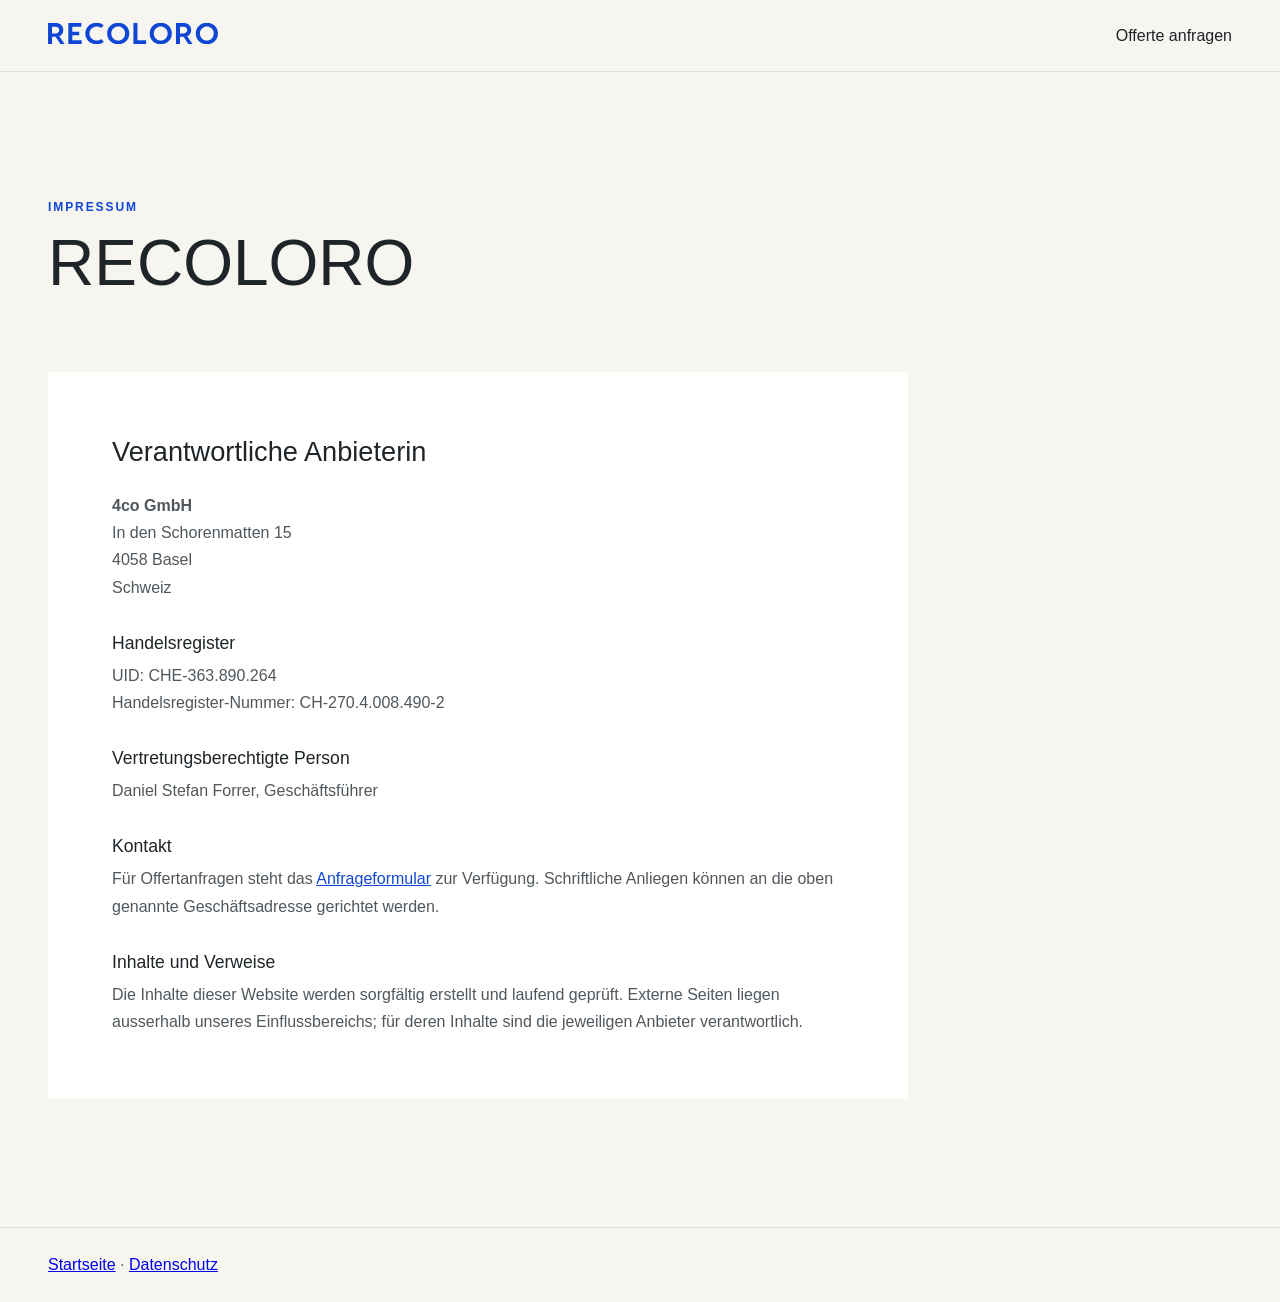
<file: impressum.html>
<!DOCTYPE html>
<html lang="de-CH">
<head>
  <meta charset="UTF-8">
  <meta name="viewport" content="width=device-width, initial-scale=1.0">
  <title>Impressum | RECOLORO</title>
  <meta name="description" content="Anbieter- und Kontaktangaben der RECOLORO Website.">
  <meta name="robots" content="noindex,follow">
  <link rel="icon" href="favicon.ico" sizes="16x16 32x32 48x48">
  <link rel="stylesheet" href="styles.css">
</head>
<body class="simple-page">
  <header class="simple-header">
    <a href="index.html" aria-label="RECOLORO Startseite"><img src="assets/images/recoloro-wordmark.svg" alt="RECOLORO"></a>
    <a href="index.html#offerte">Offerte anfragen</a>
  </header>
  <main class="simple-main">
    <section class="section-heading">
      <p class="section-eyebrow">Impressum</p>
      <h1>RECOLORO</h1>
    </section>
    <section class="simple-panel">
      <h2>Verantwortliche Anbieterin</h2>
      <p><strong>4co GmbH</strong><br>In den Schorenmatten 15<br>4058 Basel<br>Schweiz</p>
      <h3>Handelsregister</h3>
      <p>UID: CHE-363.890.264<br>Handelsregister-Nummer: CH-270.4.008.490-2</p>
      <h3>Vertretungsberechtigte Person</h3>
      <p>Daniel Stefan Forrer, Geschäftsführer</p>
      <h3>Kontakt</h3>
      <p>Für Offertanfragen steht das <a href="index.html#offerte">Anfrageformular</a> zur Verfügung. Schriftliche Anliegen können an die oben genannte Geschäftsadresse gerichtet werden.</p>
      <h3>Inhalte und Verweise</h3>
      <p>Die Inhalte dieser Website werden sorgfältig erstellt und laufend geprüft. Externe Seiten liegen ausserhalb unseres Einflussbereichs; für deren Inhalte sind die jeweiligen Anbieter verantwortlich.</p>
    </section>
  </main>
  <footer class="simple-footer"><a href="index.html">Startseite</a> · <a href="datenschutz.html">Datenschutz</a></footer>
</body>
</html>
</file>
<file: styles.css>
/* ═══════════════════════════════════════════════════
   RECOLORO — styles.css
   CI Farben: Blau #0F46D4 · BG #F3F4F5 · Warm-Weiss #F7F5F0
              Anthrazit #1E2428 · Liniengrau #DDE1E4 · Mittelgrau #8B9298
   ═══════════════════════════════════════════════════ */

:root {
  --blue:       #0F46D4;
  --blue-dark:  #0a38a8;
  --bg:         #F3F4F5;
  --warm-white: #F7F5F0;
  --anthracite: #1E2428;
  --border:     #DDE1E4;
  --mid-grey:   #8B9298;
  --text-muted: #5B6268; /* Sekundärtext auf hellem Grund, WCAG AA (N1 Q-3) */

  --font: 'Segoe UI', 'Source Sans Pro', Arial, sans-serif;

  --nav-h:         72px;
  --nav-h-scrolled: 60px;
  --nav-pad:       48px;
  --ease-smooth: cubic-bezier(0.4, 0, 0.2, 1);
}

/* ── Reset ─────────────────────────────────────── */
*, *::before, *::after {
  box-sizing: border-box;
  margin: 0;
  padding: 0;
}

html {
  font-size: 16px;
  scroll-behavior: smooth;
  -webkit-text-size-adjust: 100%;
}

body {
  font-family: var(--font);
  font-weight: 300;
  color: var(--anthracite);
  background: var(--bg);
  overflow-x: hidden;
}

/* ── Intro Overlay ──────────────────────────────── */
#intro {
  position: fixed;
  inset: 0;
  z-index: 1000;
  background: var(--warm-white);
  display: flex;
  align-items: center;
  justify-content: center;
  transition: opacity 0.8s var(--ease-smooth);
}

/* The "Vorher" placeholder that fades in behind the logo */
.intro-before {
  position: absolute;
  inset: 0;
  background-color: var(--mid-grey);
  opacity: 0;
  transition: opacity 1.2s var(--ease-smooth);
}

.intro-logo {
  position: relative;
  z-index: 1;
  transition: opacity 0.8s var(--ease-smooth);
}

.intro-logo img {
  display: block;
  width: min(560px, 45vw);
  height: auto;
}

/* ── Navigation ─────────────────────────────────── */
#nav {
  position: fixed;
  top: 0;
  left: 0;
  right: 0;
  z-index: 100;
  opacity: 0;
  transition:
    opacity 0.7s cubic-bezier(0.4, 0, 0.2, 1),
    background 0.4s var(--ease-smooth),
    box-shadow 0.4s var(--ease-smooth);
}

#nav.is-visible {
  opacity: 1;
}

#nav.scrolled {
  background: var(--bg);
  box-shadow: 0 1px 0 var(--border);
}

.nav-inner {
  display: flex;
  align-items: center;
  justify-content: space-between;
  height: var(--nav-h);
  padding: 0 var(--nav-pad);
  transition: height 0.4s var(--ease-smooth);
}

#nav.scrolled .nav-inner {
  height: var(--nav-h-scrolled);
}

/* Logo: two images stacked, fade between them */
.nav-logo-link {
  position: relative;
  display: inline-flex;
  align-items: center;
  flex-shrink: 0;
  text-decoration: none;
}

.nav-logo {
  display: block;
  height: 25px;
  width: auto;
  transition: opacity 0.4s var(--ease-smooth);
}

.nav-logo--blue {
  position: absolute;
  top: 0;
  left: 0;
  opacity: 0;
}

.nav-logo--white {
  opacity: 1;
  filter: brightness(0) invert(1);
}

#nav.scrolled .nav-logo--white { opacity: 0; }
#nav.scrolled .nav-logo--blue  { opacity: 1; }

/* Menu (desktop) */
.nav-menu {
  display: flex;
  align-items: center;
  list-style: none;
  gap: 4px;
}

.nav-menu a {
  display: inline-block;
  padding: 8px 12px;
  font-size: 0.9375rem;
  font-weight: 300;
  letter-spacing: 0.06em;
  text-decoration: none;
  color: rgba(255, 255, 255, 0.88);
  transition: color 0.4s var(--ease-smooth), opacity 0.2s ease;
  white-space: nowrap;
}

.nav-menu a:hover {
  opacity: 0.7;
}

#nav.scrolled .nav-menu a {
  color: var(--anthracite);
}

/* Primärer Anfrageweg — ganz rechts */
.nav-link--cta {
  margin-left: 32px !important;
  padding-right: 0 !important;
  font-weight: 500 !important;
}

/* Hamburger (hidden on desktop) */
.nav-hamburger {
  display: none;
  flex-direction: column;
  justify-content: center;
  gap: 5px;
  background: none;
  border: none;
  cursor: pointer;
  padding: 8px;
  margin-right: -8px;
}

.nav-hamburger span {
  display: block;
  width: 24px;
  height: 2px;
  background: rgba(255, 255, 255, 0.9);
  border-radius: 1px;
  transition:
    background 0.4s var(--ease-smooth),
    transform 0.3s var(--ease-smooth),
    opacity 0.3s ease;
}

#nav.scrolled .nav-hamburger span {
  background: var(--anthracite);
}

.nav-hamburger.is-open span:nth-child(1) { transform: translateY(7px) rotate(45deg); }
.nav-hamburger.is-open span:nth-child(2) { opacity: 0; transform: scaleX(0); }
.nav-hamburger.is-open span:nth-child(3) { transform: translateY(-7px) rotate(-45deg); }

/* ── Hero ───────────────────────────────────────── */
#hero {
  position: relative;
  width: 100%;
  height: 100vh;
  min-height: 500px;
  overflow: hidden;
}

/* Zurückhaltende Lesefläche für den Hero-Claim */
#hero::after {
  content: '';
  position: absolute;
  inset: 0;
  background: linear-gradient(
    to top,
    rgba(0, 0, 0, 0.62) 0%,
    rgba(0, 0, 0, 0.32) 39%,
    transparent 72%
  );
  z-index: 4;
  pointer-events: none;
}

/* Slider wrapper */
.slider-wrap {
  position: absolute;
  inset: 0;
  cursor: col-resize;
  user-select: none;
  -webkit-user-select: none;
  touch-action: pan-y;
  opacity: 1;
  transition: opacity 280ms var(--ease-smooth);
}

/* Beim Bildwechsel bleibt die 50/50-Ansicht sichtbar; das Zurücksetzen
   auf Vorher passiert erst in dieser kurzen unsichtbaren Phase. */
.slider-wrap.is-pair-transition {
  opacity: 0;
  pointer-events: none;
}

.slider-wrap.is-before-only .slider-side--after,
.slider-wrap.is-before-only .slider-divider {
  opacity: 0;
}

/* Before / After containers */
.slider-side {
  position: absolute;
  inset: 0;
}

.slider-side--before { z-index: 1; }
.slider-side--after  { z-index: 2; }

/* The actual image divs (placeholder via bg-color; real images via bg-image) */
.slide-img {
  position: absolute;
  inset: 0;
  background-size: cover;
  background-position: center;
  background-repeat: no-repeat;
  background-color: var(--bg);
}

.slide-img--before { background-color: var(--bg); }
.slide-img--after  { background-color: var(--bg); }

/* Labels */
.slide-label {
  position: absolute;
  z-index: 5;
  bottom: 80px;
  font-family: var(--font);
  font-size: 0.65rem;
  font-weight: 600;
  letter-spacing: 0.18em;
  text-transform: uppercase;
  color: rgba(255, 255, 255, 0.7);
  pointer-events: none;
  opacity: 0;
  transition: opacity 0.8s ease;
}

.slide-label--before { left: 32px; }
.slide-label--after  { right: 32px; }

#hero.is-ready .slide-label { opacity: 1; }

/* Slider divider line */
.slider-divider {
  position: absolute;
  top: 0;
  bottom: 0;
  z-index: 6;
  width: 2px;
  background: rgba(255, 255, 255, 0.85);
  transform: translateX(-50%);
  /* left is set dynamically by JS */
  left: 90%;
}

/* Draggable handle */
.slider-handle {
  position: absolute;
  top: 50%;
  left: 50%;
  transform: translate(-50%, -50%);
  width: 52px;
  height: 52px;
  border-radius: 50%;
  background: white;
  border: none;
  cursor: col-resize;
  display: flex;
  align-items: center;
  justify-content: center;
  gap: 3px;
  color: var(--anthracite);
  box-shadow: 0 2px 16px rgba(0, 0, 0, 0.22);
  transition: box-shadow 0.2s ease, transform 0.2s ease;
}

.slider-handle:hover,
.slider-handle:focus-visible {
  box-shadow: 0 4px 24px rgba(0, 0, 0, 0.3);
  outline: none;
}

.slider-handle:focus-visible {
  outline: 3px solid var(--blue);
  outline-offset: 3px;
}

.handle-arrow {
  width: 10px;
  height: 18px;
  flex-shrink: 0;
}

/* Hero overlay: zentrierter Claim, Botschaft beim Farbübergang */
.hero-overlay {
  position: absolute;
  right: 0;
  bottom: 52px;
  left: 0;
  z-index: 10;
  width: min(1040px, calc(100% - (var(--nav-pad) * 2)));
  margin: 0 auto;
  text-align: center;
  pointer-events: none;
}

.hero-claim {
  color: white;
  font-size: inherit;
  font-weight: inherit;
  margin-bottom: 10px;
  text-shadow: 0 2px 20px rgba(0, 0, 0, 0.3);
}

.hero-context {
  margin-bottom: 18px;
  color: rgba(255, 255, 255, .84);
  font-size: .75rem;
  font-weight: 500;
  letter-spacing: .11em;
  text-transform: uppercase;
  text-shadow: 0 2px 12px rgba(0, 0, 0, .45);
}

/*
 * Wiederverwendbares Marken-Lockup: unverändertes RECOLORO-SVG plus Text.
 * Referenz für die optische Kalibrierung ist ein Grossbuchstabe im Folgetext:
 * Seine tatsächlich sichtbare Ober- und Unterkante muss mit dem Wortzeichen
 * innerhalb von maximal einem Bildpixel übereinstimmen. CSS-Zeilenboxen sind
 * ausdrücklich kein Abnahmekriterium.
 */
.brand-lockup {
  --brand-lockup-brand-width: clamp(174px, 27vw, 332px);
  --brand-lockup-gap: clamp(10px, 1vw, 16px);
  --brand-lockup-message-size: clamp(1.85rem, 4.59vw, 3.525rem);
  --brand-lockup-message-shift-y: -0.053em;
  white-space: nowrap;
}

.brand-lockup__brand,
.brand-lockup__message {
  display: inline-block;
  vertical-align: middle;
}

.brand-lockup__brand {
  width: var(--brand-lockup-brand-width);
  margin-right: var(--brand-lockup-gap);
  line-height: 0;
}

.brand-lockup__wordmark {
  display: block;
  width: 100%;
  height: auto;
}

.brand-lockup__message {
  font-family: var(--font);
  font-size: var(--brand-lockup-message-size);
  font-weight: 300;
  letter-spacing: -0.04em;
  line-height: .98;
  transform: translateY(var(--brand-lockup-message-shift-y));
}

.hero-claim-brand,
.hero-claim-message {
  opacity: 0;
  will-change: opacity, transform;
  transition: opacity 650ms var(--ease-smooth), transform 460ms var(--ease-smooth);
}

.hero-claim-brand {
  transform: translateY(12px);
}

.hero-wordmark {
  filter: brightness(0) invert(1);
}

.hero-claim-message {
  transform: translateY(calc(12px + var(--brand-lockup-message-shift-y)));
}

.hero-claim.is-brand-visible .hero-claim-brand {
  opacity: 1;
  transform: translateY(0);
}

.hero-claim.is-message-visible .hero-claim-message {
  opacity: 1;
  transform: translateY(var(--brand-lockup-message-shift-y));
}

.hero-cta {
  display: inline-block;
  padding: 14px 36px;
  background: var(--blue);
  border-radius: 999px;
  color: white;
  text-decoration: none;
  font-family: var(--font);
  font-size: 0.8rem;
  font-weight: 400;
  letter-spacing: 0.13em;
  text-transform: uppercase;
  pointer-events: all;
  opacity: 0;
  transition: opacity 0.7s var(--ease-smooth), background 0.25s ease;
}

.hero-cta:hover {
  background: var(--blue-dark);
}

/* ── Mobile ─────────────────────────────────────── */
@media (max-width: 900px) {
  :root {
    --nav-pad: 24px;
  }

  .nav-hamburger {
    display: flex;
  }

  .nav-menu {
    position: absolute;
    top: 100%;
    left: 0;
    right: 0;
    flex-direction: column;
    align-items: stretch;
    gap: 0;
    background: var(--bg);
    border-top: 1px solid var(--border);
    padding: 8px 0 12px;
    display: none;
  }

  .nav-menu.is-open {
    display: flex;
  }

  .nav-menu a {
    display: block;
    padding: 13px 24px !important;
    color: var(--anthracite) !important;
    font-size: 1rem;
    border: none !important;
    margin: 0 !important;
  }

  .nav-menu a:hover {
    background: rgba(0, 0, 0, 0.04);
    opacity: 1;
  }

  .nav-link--cta {
    margin-top: 4px !important;
  }

  .hero-overlay {
    bottom: 38px;
  }

  .slide-label--before { left: 16px; }
  .slide-label--after  { right: 16px; }

  .slider-handle {
    width: 46px;
    height: 46px;
  }
}

/* ── Inhaltsabschnitte / Conversion ────────────── */
.content-section,
.offer-section {
  padding: clamp(72px, 10vw, 144px) var(--nav-pad);
  scroll-margin-top: var(--nav-h-scrolled);
}

.content-section {
  background: var(--anthracite);
  color: #fff;
}

.content-section--light,
.faq-section {
  background: var(--warm-white);
  color: var(--anthracite);
}

.section-heading {
  max-width: 820px;
  margin: 0 auto clamp(40px, 6vw, 72px);
  text-align: center;
}

.section-heading h2,
.offer-copy h2 {
  margin-bottom: 18px;
  font-size: clamp(2rem, 4.4vw, 4rem);
  font-weight: 300;
  line-height: 1.08;
  letter-spacing: -.025em;
}

.section-heading .section-tagline {
  margin-bottom: 14px;
  font-size: clamp(1.15rem, 1.8vw, 1.45rem);
  font-style: italic;
  font-weight: 400;
}

.section-heading > p:last-child,
.offer-copy > p:last-child {
  color: var(--text-muted);
  font-size: clamp(1rem, 1.5vw, 1.2rem);
  line-height: 1.65;
}

.content-section:not(.content-section--light):not(.faq-section) .section-heading > p:last-child {
  color: rgba(255, 255, 255, .68);
}

.card-grid,
.process-grid {
  display: grid;
  grid-template-columns: repeat(3, minmax(0, 1fr));
  gap: 1px;
  max-width: 1280px;
  margin: 0 auto;
  background: rgba(255, 255, 255, .18);
}

.card-grid article,
.process-grid article {
  min-height: 280px;
  padding: clamp(28px, 4vw, 54px);
}

.card-grid article { background: var(--anthracite); }
.process-grid { grid-template-columns: repeat(4, minmax(0, 1fr)); background: var(--border); }
.process-grid article { min-height: 240px; background: var(--warm-white); }

.card-grid span,
.process-grid strong {
  display: block;
  margin-bottom: 54px;
  color: var(--blue);
  font-size: .78rem;
  font-weight: 600;
  letter-spacing: .15em;
}

.card-grid h3,
.process-grid h3 {
  margin-bottom: 14px;
  font-size: 1.4rem;
  font-weight: 400;
}

.card-grid p,
.process-grid p {
  color: rgba(255, 255, 255, .66);
  font-size: 1rem;
  line-height: 1.65;
}

.process-grid p { color: var(--text-muted); }

.offer-section {
  display: grid;
  grid-template-columns: minmax(0, .8fr) minmax(460px, 1.2fr);
  gap: clamp(48px, 8vw, 120px);
  align-items: start;
  background: var(--bg);
}

.offer-copy {
  position: sticky;
  top: calc(var(--nav-h-scrolled) + 48px);
}

.lead-form {
  display: grid;
  gap: 24px;
  padding: clamp(28px, 4vw, 56px);
  background: #fff;
  box-shadow: 0 24px 70px rgba(30, 36, 40, .08);
}

.field-grid {
  display: grid;
  grid-template-columns: repeat(2, minmax(0, 1fr));
  gap: 20px;
}

.lead-form label,
.lead-form legend {
  display: grid;
  gap: 8px;
  font-size: .92rem;
  font-weight: 500;
}

.lead-form fieldset {
  border: 0;
}

.lead-form input[type="text"],
.lead-form input[type="email"],
.lead-form input[type="tel"],
.lead-form input[type="file"],
.lead-form textarea {
  width: 100%;
  border: 1px solid var(--border);
  border-radius: 0;
  background: var(--bg);
  color: var(--anthracite);
  font: inherit;
}

.lead-form input[type="text"],
.lead-form input[type="email"],
.lead-form input[type="tel"],
.lead-form input[type="file"] {
  min-height: 52px;
  padding: 12px 14px;
}

.lead-form textarea {
  min-height: 132px;
  padding: 14px;
  resize: vertical;
}

.lead-form input:focus-visible,
.lead-form textarea:focus-visible,
.component-options label:has(input:focus-visible) {
  outline: 3px solid rgba(15, 70, 212, .24);
  outline-offset: 2px;
  border-color: var(--blue);
}

.lead-form small {
  color: var(--text-muted);
  font-size: .82rem;
  font-weight: 300;
  line-height: 1.4;
}

.component-options {
  display: grid;
  grid-template-columns: repeat(2, minmax(0, 1fr));
  gap: 10px;
  margin-top: 10px;
}

.component-options label,
.privacy-check {
  display: flex;
  grid-template-columns: none;
  align-items: flex-start;
  gap: 10px;
  font-weight: 300;
  line-height: 1.45;
}

.component-options label {
  min-height: 52px;
  padding: 14px;
  border: 1px solid var(--border);
  background: var(--bg);
}

.component-options input,
.privacy-check input {
  flex: 0 0 auto;
  width: 18px;
  height: 18px;
  margin-top: 1px;
  accent-color: var(--blue);
}

.privacy-check a,
.simple-panel a {
  color: var(--blue);
}

.honeypot {
  position: absolute !important;
  left: -10000px !important;
  width: 1px !important;
  height: 1px !important;
  opacity: 0 !important;
}

.primary-button {
  justify-self: start;
  min-height: 50px;
  padding: 14px 34px;
  border: 0;
  border-radius: 999px;
  background: var(--blue);
  color: #fff;
  font: inherit;
  font-size: .82rem;
  font-weight: 500;
  letter-spacing: .1em;
  text-transform: uppercase;
  cursor: pointer;
}

.primary-button:hover { background: var(--blue-dark); }
.primary-button:disabled { cursor: wait; opacity: .65; }

.form-note {
  min-height: 1.5em;
  color: #176b38;
  font-weight: 500;
  line-height: 1.5;
}

.form-note.is-error { color: #a12626; }

.faq-list {
  max-width: 980px;
  margin: 0 auto;
  border-top: 1px solid var(--border);
}

.faq-list details { border-bottom: 1px solid var(--border); }

.faq-list summary {
  position: relative;
  padding: 26px 52px 26px 0;
  font-size: 1.2rem;
  font-weight: 400;
  cursor: pointer;
  list-style: none;
}

.faq-list summary::-webkit-details-marker { display: none; }
.faq-list summary::after { content: '+'; position: absolute; right: 8px; color: var(--blue); }
.faq-list details[open] summary::after { content: '−'; }
.faq-list details p { max-width: 790px; padding: 0 52px 28px 0; color: var(--text-muted); line-height: 1.7; }

.site-footer {
  display: flex;
  justify-content: space-between;
  gap: 40px;
  padding: 52px var(--nav-pad);
  background: var(--anthracite);
  color: #fff;
}

.footer-logo { width: 160px; filter: brightness(0) invert(1); }
.site-footer p { margin-top: 12px; color: rgba(255, 255, 255, .58); }
.site-footer nav { display: flex; align-items: center; gap: 28px; }
.site-footer a { color: #fff; text-decoration: none; }

/* ── Pflichtseiten ─────────────────────────────── */
.simple-page { background: var(--warm-white); }
.simple-header {
  display: flex;
  align-items: center;
  justify-content: space-between;
  min-height: 72px;
  padding: 0 var(--nav-pad);
  border-bottom: 1px solid var(--border);
}
.simple-header img { width: 170px; }
.simple-header a { color: var(--anthracite); text-decoration: none; }
.simple-main { min-height: calc(100vh - 180px); padding: clamp(72px, 10vw, 130px) var(--nav-pad); }
.simple-main .section-heading { text-align: left; margin-right: 0; margin-left: 0; }
.simple-main .section-heading h1 { font-size: clamp(2.4rem, 5vw, 4.8rem); font-weight: 300; }
.simple-panel { max-width: 860px; padding: clamp(28px, 5vw, 64px); background: #fff; }
.simple-panel h2 { margin-bottom: 24px; font-size: 1.7rem; font-weight: 400; }
.simple-panel h3 { margin: 32px 0 8px; font-size: 1.1rem; font-weight: 500; }
.simple-panel p, .simple-panel li { color: #50575c; line-height: 1.7; }
.simple-panel ul { padding-left: 20px; }
.simple-footer { padding: 28px var(--nav-pad); border-top: 1px solid var(--border); color: var(--text-muted); }

@media (max-width: 900px) {
  .card-grid,
  .process-grid { grid-template-columns: 1fr 1fr; }
  .offer-section { grid-template-columns: 1fr; }
  .offer-copy { position: static; }
}

@media (max-width: 640px) {
  .content-section,
  .offer-section { padding: 64px 24px; }
  .card-grid,
  .process-grid,
  .field-grid,
  .component-options { grid-template-columns: 1fr; }
  .card-grid article,
  .process-grid article { min-height: auto; }
  .card-grid span,
  .process-grid strong { margin-bottom: 32px; }
  .lead-form { margin: 0 -8px; padding: 28px 20px; }
  .site-footer { flex-direction: column; padding: 42px 24px; }
  .site-footer nav { flex-direction: column; align-items: flex-start; gap: 14px; }
  .simple-header { padding: 0 24px; }
  .simple-main { padding: 64px 24px; }
}

@media (prefers-reduced-motion: reduce) {
  html { scroll-behavior: auto; }
  *, *::before, *::after { scroll-behavior: auto !important; transition-duration: .01ms !important; animation-duration: .01ms !important; animation-iteration-count: 1 !important; }
}

/* ── Anwendungsgrafik / Hotspots ───────────────── */
.applications-section {
  min-height: calc(100svh - var(--nav-h-scrolled));
  padding: clamp(18px, 2vw, 30px) var(--nav-pad) 24px;
  background: var(--bg);
  scroll-margin-top: var(--nav-h-scrolled);
}

.applications-intro {
  max-width: 1480px;
  margin: 0 auto clamp(26px, 4vh, 44px);
  text-align: left;
}

.section-eyebrow {
  margin-bottom: 12px;
  color: var(--blue);
  font-size: .75rem;
  font-weight: 600;
  letter-spacing: .16em;
  text-transform: uppercase;
}

.applications-intro h2 {
  max-width: 980px;
  font-size: clamp(1.85rem, 2.8vw, 2.9rem);
  font-weight: 300;
  line-height: 1.08;
}

.applications-layout {
  display: grid;
  grid-template-columns: minmax(0, 1.7fr) minmax(470px, 1fr);
  gap: clamp(24px, 2.5vw, 38px);
  max-width: 1480px;
  min-height: min(66vh, 700px);
  margin: 0 auto;
  align-items: end;
}

.hotspot-figure {
  min-width: 0;
  margin: 0;
}

.hotspot-stage {
  position: relative;
  aspect-ratio: 1537 / 1023;
  width: 100%;
  overflow: hidden;
  background: #fff;
  box-shadow: 0 18px 50px rgba(30, 36, 40, .08);
}

.hotspot-image {
  display: block;
  width: 100%;
  height: 100%;
  object-fit: contain;
}

.hotspot-layer {
  position: absolute;
  inset: 0;
}

.hotspot-button {
  position: absolute;
  z-index: 1;
  width: clamp(23px, 1.8vw, 30px);
  height: clamp(23px, 1.8vw, 30px);
  transform: translate(-50%, -50%);
  border: 2px solid #fff;
  border-radius: 50%;
  background: rgba(255, 255, 255, .96);
  color: var(--blue);
  cursor: pointer;
  box-shadow: 0 2px 8px rgba(30, 36, 40, .28);
  transition: transform .18s ease, background .18s ease, color .18s ease, box-shadow .18s ease;
}

.hotspot-mark {
  display: block;
  width: 62%;
  height: 62%;
  margin: auto;
  fill: currentColor;
}

.hotspot-button:hover,
.hotspot-button:focus-visible,
.hotspot-button.is-active {
  z-index: 2;
  background: var(--blue);
  color: #fff;
  transform: translate(-50%, -50%) scale(1.2);
  box-shadow: 0 0 0 5px rgba(15, 70, 212, .16), 0 4px 14px rgba(0, 0, 0, .25);
  outline: none;
}

.application-index {
  min-width: 0;
  align-self: stretch;
  padding: clamp(22px, 2.2vw, 32px);
  border-top: 3px solid var(--blue);
  background: var(--warm-white);
  box-shadow: 0 18px 50px rgba(30, 36, 40, .07);
}

.application-index__title {
  margin-bottom: 14px;
  color: var(--blue);
  font-size: .75rem;
  font-weight: 600;
  letter-spacing: .16em;
  text-transform: uppercase;
}

.application-list {
  display: grid;
  grid-template-columns: repeat(2, minmax(0, 1fr));
  gap: 7px;
}

.application-item {
  min-height: 41px;
  padding: 8px 10px;
  border: 1px solid var(--border);
  background: rgba(255, 255, 255, .58);
  color: var(--anthracite);
  font-family: var(--font);
  font-size: .82rem;
  font-weight: 300;
  line-height: 1.25;
  text-align: left;
  cursor: pointer;
  transition: border-color .18s ease, background .18s ease, color .18s ease, transform .18s ease;
}

.application-item:hover,
.application-item:focus-visible,
.application-item.is-active {
  border-color: var(--blue);
  background: var(--blue);
  color: #fff;
  outline: none;
  transform: translateY(-1px);
}

@media (max-width: 1120px) {
  .applications-layout {
    grid-template-columns: minmax(0, 1.4fr) minmax(420px, 1fr);
    gap: 24px;
    min-height: min(66vh, 650px);
  }

  .application-item {
    font-size: .73rem;
  }
}

@media (max-width: 900px) {
  .applications-section { padding: 32px 24px 64px; }
  .applications-layout { grid-template-columns: 1fr; min-height: 0; align-items: start; }
  .hotspot-figure { width: min(100%, 900px); margin: 0 auto; }
  .application-list { grid-template-columns: repeat(3, minmax(0, 1fr)); }
  .application-index { margin-top: 24px; }
}

@media (max-width: 640px) {
  .applications-intro { margin-bottom: 22px; }
  .applications-intro h2 { font-size: clamp(1.85rem, 9vw, 2.65rem); }
  .application-list { grid-template-columns: repeat(2, minmax(0, 1fr)); }
  .hotspot-button { width: 21px; height: 21px; }
  .application-index { padding: 20px; }
  .application-item { min-height: 42px; font-size: .76rem; }
}

@media (min-width: 901px) {
  .applications-intro h2 { white-space: nowrap; }
}

@media (max-width: 480px) {
  .hero-claim {
    white-space: normal;
    line-height: .98;
  }

  .brand-lockup {
    --brand-lockup-brand-width: clamp(166px, 52vw, 242px);
    --brand-lockup-message-size: clamp(1.75rem, 8.84vw, 2.57rem);
  }

  .hero-cta {
    padding: 12px 32px;
    font-size: 0.75rem;
  }
}

/* ── Gruppen-Navigation ─────────────────────────── */
.group-section {
  background: var(--warm-white);
  scroll-margin-top: var(--nav-h-scrolled);
}

.group-nav {
  display: flex;
  align-items: center;
  overflow-x: auto;
  -webkit-overflow-scrolling: touch;
  scrollbar-width: none;
  padding: 0 var(--nav-pad);
  border-bottom: 1px solid var(--border);
}

.group-nav::-webkit-scrollbar {
  display: none;
}

.group-btn {
  flex-shrink: 0;
  padding: 22px 20px;
  background: none;
  border: none;
  border-bottom: 2px solid transparent;
  font-family: var(--font);
  font-size: 0.875rem;
  font-weight: 300;
  letter-spacing: 0.05em;
  color: var(--text-muted);
  cursor: pointer;
  white-space: nowrap;
  transition: color 0.2s ease, border-color 0.2s ease;
  margin-bottom: -1px;
}

.group-btn:hover {
  color: var(--anthracite);
}

.group-btn.is-active {
  color: var(--anthracite);
  border-bottom-color: var(--blue);
}

@media (max-width: 900px) {
  .group-btn {
    padding: 18px 16px;
    font-size: 0.85rem;
  }
}
</file>
